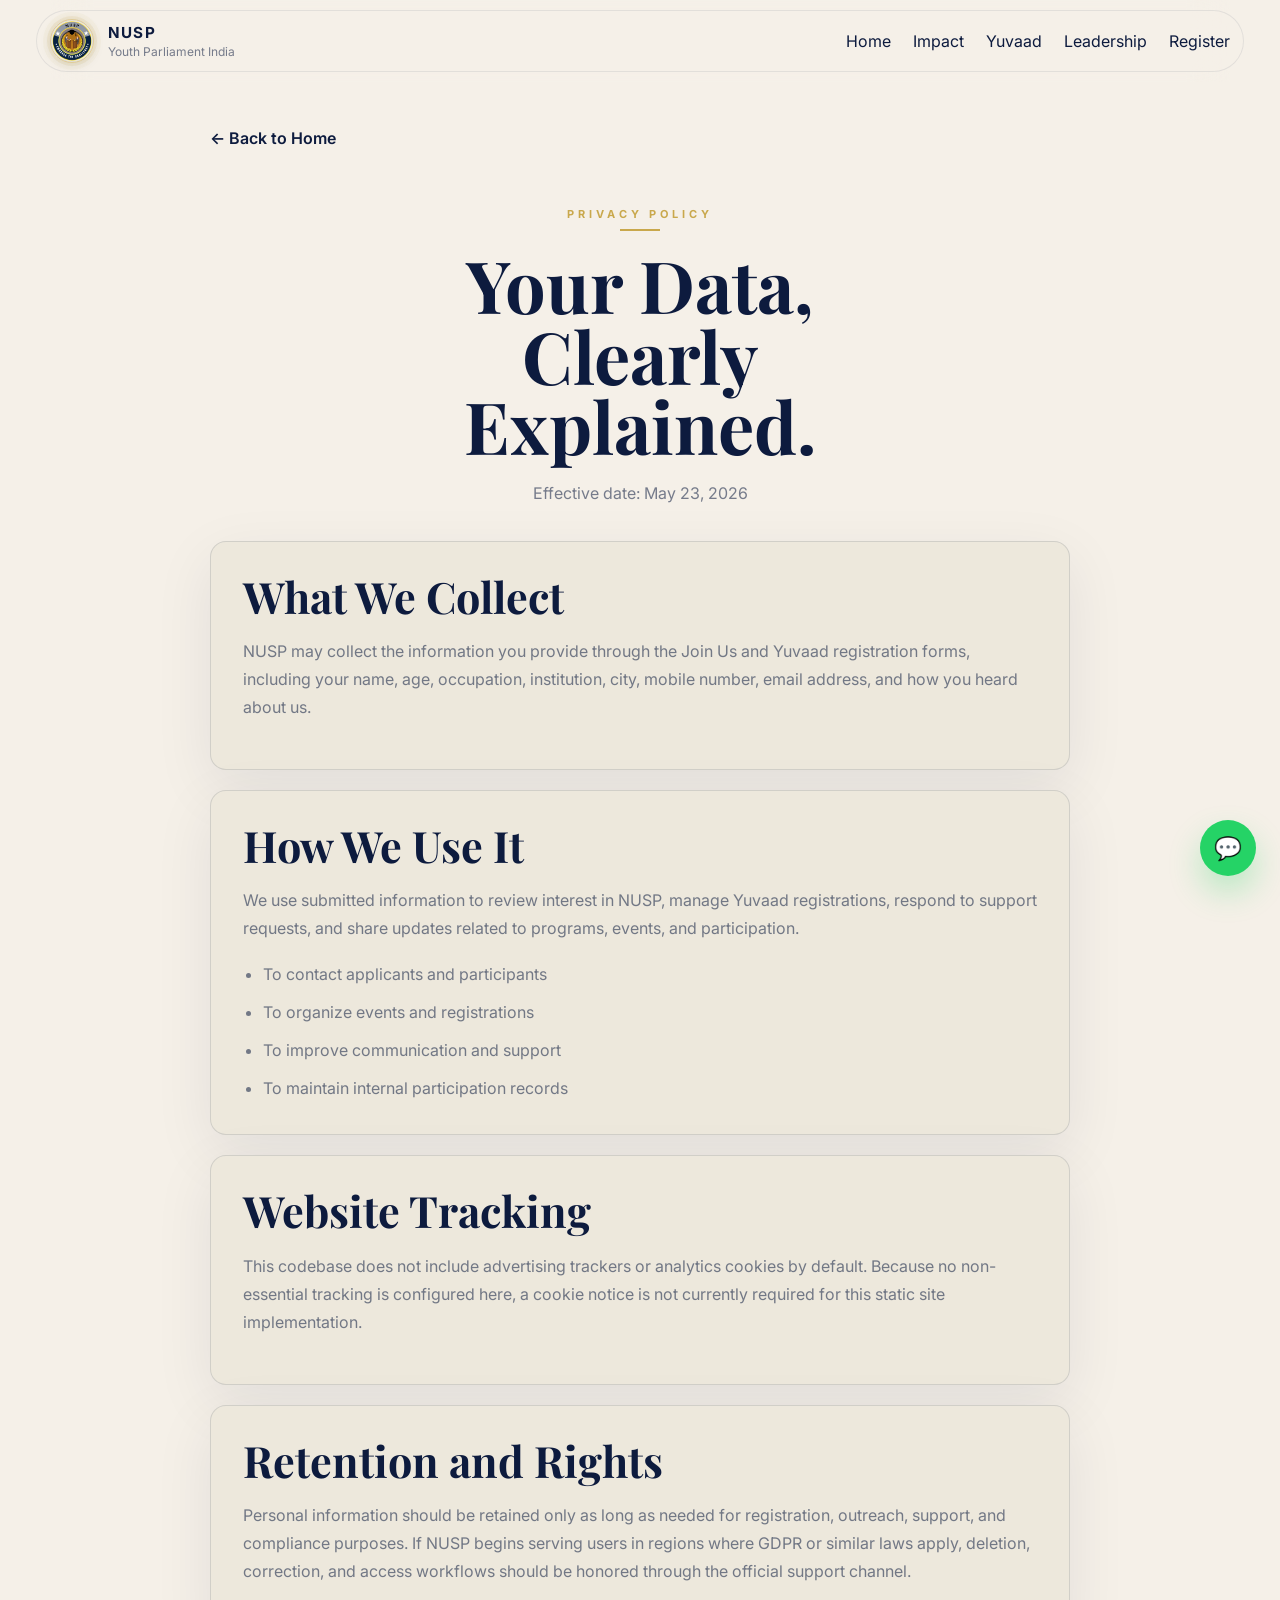
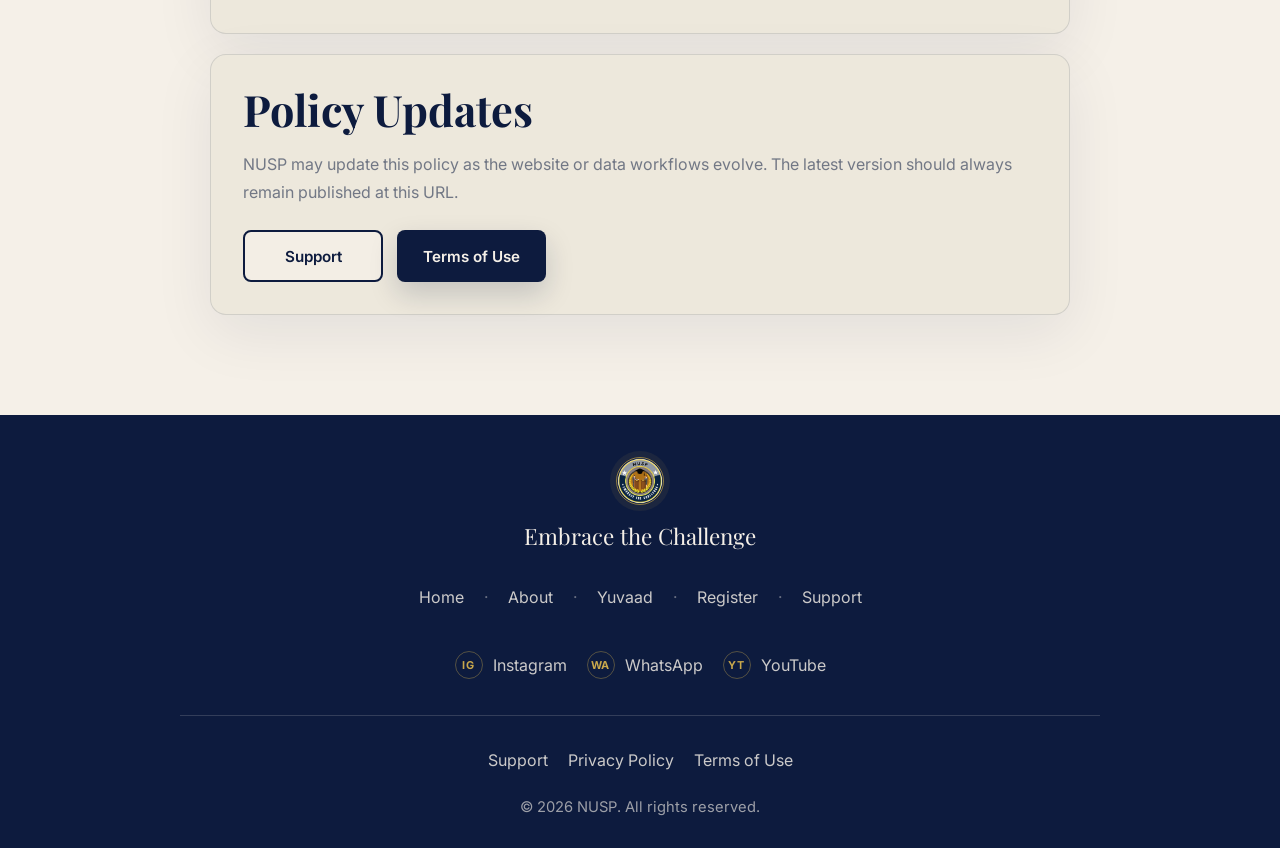
<file: privacy.html>
<!DOCTYPE html>
<html lang="en">
<head>
  <meta charset="UTF-8">
  <meta name="viewport" content="width=device-width, initial-scale=1">
  <title>Privacy Policy | NUSP</title>
  <meta name="description" content="Read the NUSP privacy policy covering how website submissions, communications, and website data are handled.">
  <meta name="robots" content="index, follow">
  <link rel="canonical" href="https://sfnusp.org/privacy.html">
  <meta property="og:title" content="Privacy Policy | NUSP">
  <meta property="og:description" content="Read the NUSP privacy policy covering how website submissions, communications, and website data are handled.">
  <meta property="og:type" content="website">
  <meta property="og:url" content="https://sfnusp.org/privacy.html">
  <meta property="og:image" content="https://sfnusp.org/assets/nusp%20logo.png">
  <meta property="og:image:alt" content="NUSP logo">
  <link rel="icon" type="image/png" href="assets/nusp%20logo.png">
  <link rel="preconnect" href="https://fonts.googleapis.com">
  <link rel="preconnect" href="https://fonts.gstatic.com" crossorigin>
  <link href="https://fonts.googleapis.com/css2?family=Inter:wght@400;500;600;700;800&family=Playfair+Display:ital,wght@0,600;0,700;0,800;1,700;1,800&display=swap" rel="stylesheet">
  <link rel="stylesheet" href="styles.css">
</head>
<body>
  <div class="page-shell">
    <header class="site-header">
      <a class="brand" href="index.html#top" aria-label="NUSP home">
        <span class="brand-mark">
          <img src="assets/nusp%20logo.png" alt="NUSP logo">
        </span>
        <span class="brand-copy">
          <span class="brand-name">NUSP</span>
          <span class="brand-tag">Youth Parliament India</span>
        </span>
      </a>
      <button class="nav-toggle" type="button" aria-expanded="false" aria-controls="site-nav" aria-label="Open navigation">
        <span></span>
        <span></span>
        <span></span>
      </button>
      <nav class="site-nav" id="site-nav" aria-label="Primary navigation">
        <a href="index.html#top">Home</a>
        <a href="index.html#impact">Impact</a>
        <a href="index.html#yuvaad">Yuvaad</a>
        <a href="index.html#leadership">Leadership</a>
        <a href="register.html">Register</a>
      </nav>
    </header>

    <main class="content-page">
      <div class="content-shell section-frame">
        <a class="back-link" href="index.html">← Back to Home</a>

        <section class="join-hero">
          <p class="eyebrow">Privacy Policy</p>
          <h1>Your Data, Clearly Explained.</h1>
          <p>Effective date: May 23, 2026</p>
        </section>

        <section class="content-stack">
          <article class="content-card">
            <h2>What We Collect</h2>
            <p>NUSP may collect the information you provide through the Join Us and Yuvaad registration forms, including your name, age, occupation, institution, city, mobile number, email address, and how you heard about us.</p>
          </article>

          <article class="content-card">
            <h2>How We Use It</h2>
            <p>We use submitted information to review interest in NUSP, manage Yuvaad registrations, respond to support requests, and share updates related to programs, events, and participation.</p>
            <ul>
              <li>To contact applicants and participants</li>
              <li>To organize events and registrations</li>
              <li>To improve communication and support</li>
              <li>To maintain internal participation records</li>
            </ul>
          </article>

          <article class="content-card">
            <h2>Website Tracking</h2>
            <p>This codebase does not include advertising trackers or analytics cookies by default. Because no non-essential tracking is configured here, a cookie notice is not currently required for this static site implementation.</p>
          </article>

          <article class="content-card">
            <h2>Retention and Rights</h2>
            <p>Personal information should be retained only as long as needed for registration, outreach, support, and compliance purposes. If NUSP begins serving users in regions where GDPR or similar laws apply, deletion, correction, and access workflows should be honored through the official support channel.</p>
          </article>

          <article class="content-card">
            <h2>Policy Updates</h2>
            <p>NUSP may update this policy as the website or data workflows evolve. The latest version should always remain published at this URL.</p>
            <div class="link-row">
              <a class="button button-secondary" href="support.html">Support</a>
              <a class="button button-primary" href="terms.html">Terms of Use</a>
            </div>
          </article>
        </section>
      </div>
    </main>

    <footer class="site-footer">
      <div class="footer-mark">
        <span class="footer-logo">
          <img src="assets/nusp%20logo.png" alt="NUSP logo">
        </span>
        <p>Embrace the Challenge</p>
      </div>
      <nav class="footer-links" aria-label="Footer navigation">
        <a href="index.html#top">Home</a>
        <span class="footer-dot" aria-hidden="true">·</span>
        <a href="index.html#impact">About</a>
        <span class="footer-dot" aria-hidden="true">·</span>
        <a href="index.html#yuvaad">Yuvaad</a>
        <span class="footer-dot" aria-hidden="true">·</span>
        <a href="register.html">Register</a>
        <span class="footer-dot" aria-hidden="true">·</span>
        <a href="support.html">Support</a>
      </nav>
      <div class="footer-social">
        <a href="https://www.instagram.com/sf_nusp?utm_source=ig_web_button_share_sheet&amp;igsh=ZDNlZDc0MzIxNw==" aria-label="Follow NUSP on Instagram" target="_blank" rel="noopener noreferrer">
          <span class="social-icon">IG</span>
          <span>Instagram</span>
        </a>
        <a href="https://whatsapp.com/channel/0029VbBBjk7HwXbG065Qnd0e" aria-label="Join the NUSP WhatsApp channel" target="_blank" rel="noopener noreferrer">
          <span class="social-icon">WA</span>
          <span>WhatsApp</span>
        </a>
        <a href="https://www.youtube.com/@sfnusp" aria-label="Watch NUSP on YouTube" target="_blank" rel="noopener noreferrer">
          <span class="social-icon">YT</span>
          <span>YouTube</span>
        </a>
      </div>
      <div class="footer-divider"></div>
      <div class="footer-meta">
        <div class="footer-legal">
          <a href="support.html">Support</a>
          <a href="privacy.html">Privacy Policy</a>
          <a href="terms.html">Terms of Use</a>
        </div>
        <p>© 2026 NUSP. All rights reserved.</p>
      </div>
    </footer>
  </div>
  <script src="app.js"></script>
</body>
</html>
</file>
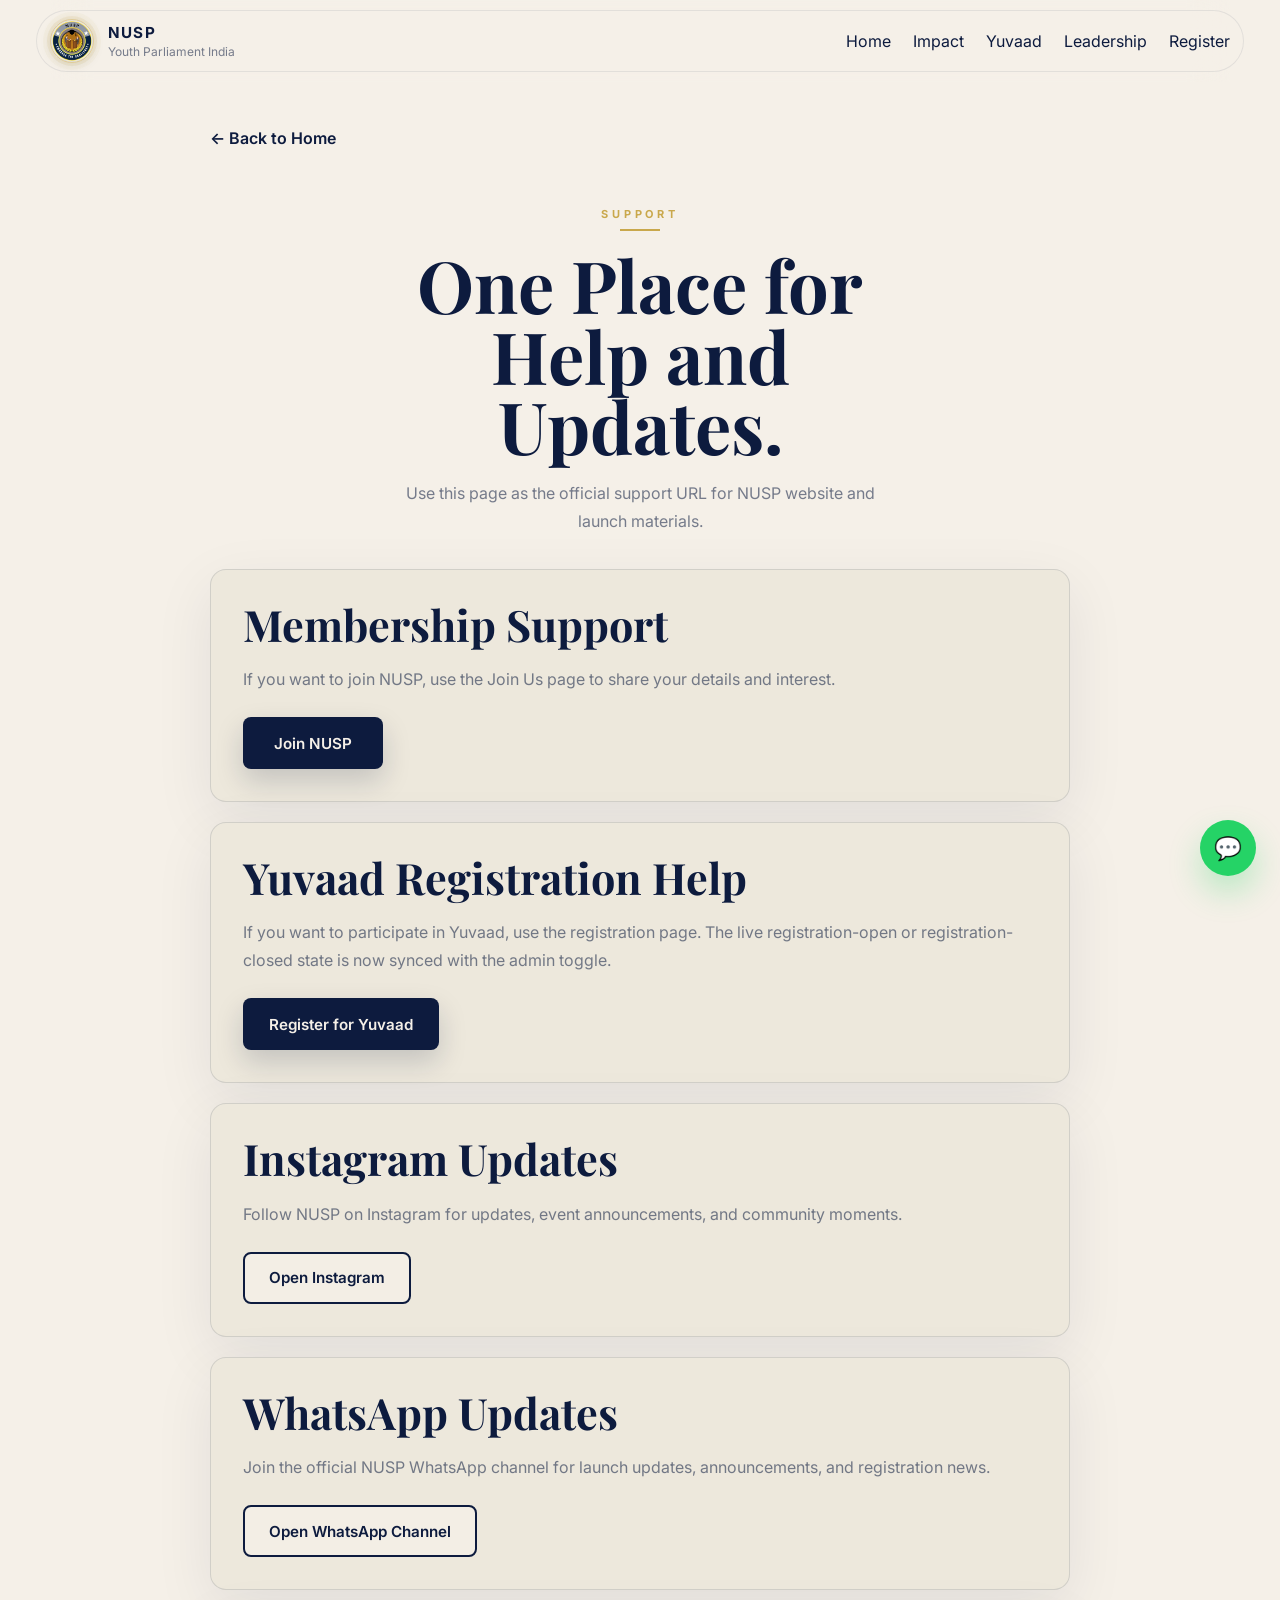
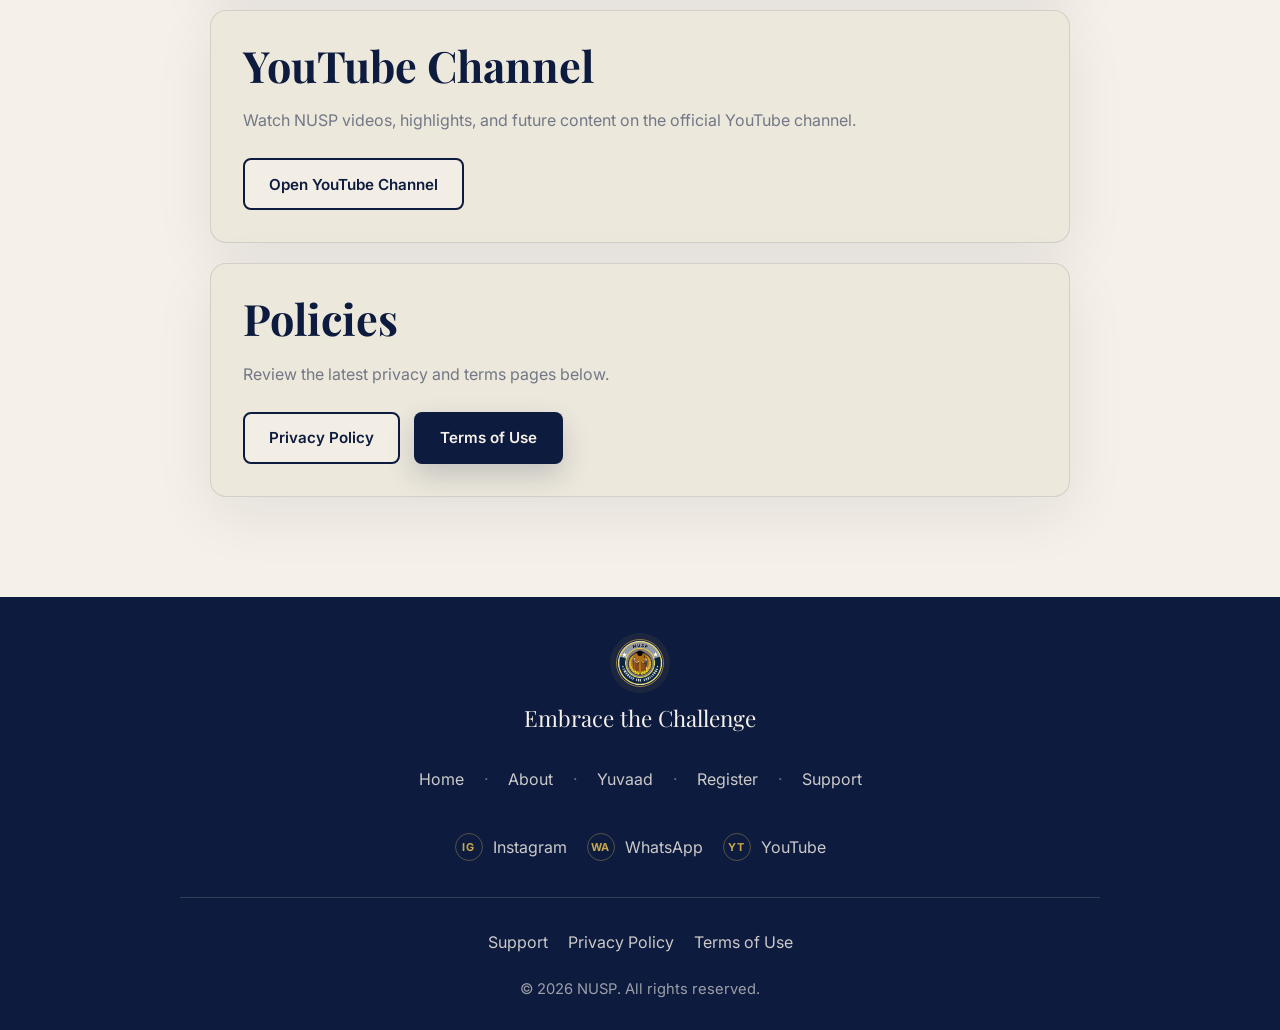
<file: support.html>
<!DOCTYPE html>
<html lang="en">
<head>
  <meta charset="UTF-8">
  <meta name="viewport" content="width=device-width, initial-scale=1">
  <title>Support | NUSP</title>
  <meta name="description" content="Find support resources for NUSP membership, Yuvaad registration guidance, and official policy links.">
  <meta name="robots" content="index, follow">
  <link rel="canonical" href="https://sfnusp.org/support.html">
  <meta property="og:title" content="Support | NUSP">
  <meta property="og:description" content="Find support resources for NUSP membership, Yuvaad registration guidance, and official policy links.">
  <meta property="og:type" content="website">
  <meta property="og:url" content="https://sfnusp.org/support.html">
  <meta property="og:image" content="https://sfnusp.org/assets/nusp%20logo.png">
  <meta property="og:image:alt" content="NUSP logo">
  <link rel="icon" type="image/png" href="assets/nusp%20logo.png">
  <link rel="preconnect" href="https://fonts.googleapis.com">
  <link rel="preconnect" href="https://fonts.gstatic.com" crossorigin>
  <link href="https://fonts.googleapis.com/css2?family=Inter:wght@400;500;600;700;800&family=Playfair+Display:ital,wght@0,600;0,700;0,800;1,700;1,800&display=swap" rel="stylesheet">
  <link rel="stylesheet" href="styles.css">
</head>
<body>
  <div class="page-shell">
    <header class="site-header">
      <a class="brand" href="index.html#top" aria-label="NUSP home">
        <span class="brand-mark">
          <img src="assets/nusp%20logo.png" alt="NUSP logo">
        </span>
        <span class="brand-copy">
          <span class="brand-name">NUSP</span>
          <span class="brand-tag">Youth Parliament India</span>
        </span>
      </a>
      <button class="nav-toggle" type="button" aria-expanded="false" aria-controls="site-nav" aria-label="Open navigation">
        <span></span>
        <span></span>
        <span></span>
      </button>
      <nav class="site-nav" id="site-nav" aria-label="Primary navigation">
        <a href="index.html#top">Home</a>
        <a href="index.html#impact">Impact</a>
        <a href="index.html#yuvaad">Yuvaad</a>
        <a href="index.html#leadership">Leadership</a>
        <a href="register.html">Register</a>
      </nav>
    </header>

    <main class="content-page">
      <div class="content-shell section-frame">
        <a class="back-link" href="index.html">← Back to Home</a>

        <section class="join-hero">
          <p class="eyebrow">Support</p>
          <h1>One Place for Help and Updates.</h1>
          <p>Use this page as the official support URL for NUSP website and launch materials.</p>
        </section>

        <section class="content-stack">
          <article class="content-card">
            <h2>Membership Support</h2>
            <p>If you want to join NUSP, use the Join Us page to share your details and interest.</p>
            <div class="link-row">
              <a class="button button-primary" href="join.html">Join NUSP</a>
            </div>
          </article>

          <article class="content-card">
            <h2>Yuvaad Registration Help</h2>
            <p>If you want to participate in Yuvaad, use the registration page. The live registration-open or registration-closed state is now synced with the admin toggle.</p>
            <div class="link-row">
              <a class="button button-primary" href="register.html">Register for Yuvaad</a>
            </div>
          </article>

          <article class="content-card" id="instagram">
            <h2>Instagram Updates</h2>
            <p>Follow NUSP on Instagram for updates, event announcements, and community moments.</p>
            <div class="link-row">
              <a class="button button-secondary" href="https://www.instagram.com/sf_nusp?utm_source=ig_web_button_share_sheet&amp;igsh=ZDNlZDc0MzIxNw==" target="_blank" rel="noopener noreferrer">Open Instagram</a>
            </div>
          </article>

          <article class="content-card" id="whatsapp">
            <h2>WhatsApp Updates</h2>
            <p>Join the official NUSP WhatsApp channel for launch updates, announcements, and registration news.</p>
            <div class="link-row">
              <a class="button button-secondary" href="https://whatsapp.com/channel/0029VbBBjk7HwXbG065Qnd0e" target="_blank" rel="noopener noreferrer">Open WhatsApp Channel</a>
            </div>
          </article>

          <article class="content-card" id="youtube">
            <h2>YouTube Channel</h2>
            <p>Watch NUSP videos, highlights, and future content on the official YouTube channel.</p>
            <div class="link-row">
              <a class="button button-secondary" href="https://www.youtube.com/@sfnusp" target="_blank" rel="noopener noreferrer">Open YouTube Channel</a>
            </div>
          </article>

          <article class="content-card">
            <h2>Policies</h2>
            <p>Review the latest privacy and terms pages below.</p>
            <div class="link-row">
              <a class="button button-secondary" href="privacy.html">Privacy Policy</a>
              <a class="button button-primary" href="terms.html">Terms of Use</a>
            </div>
          </article>
        </section>
      </div>
    </main>

    <footer class="site-footer">
      <div class="footer-mark">
        <span class="footer-logo">
          <img src="assets/nusp%20logo.png" alt="NUSP logo">
        </span>
        <p>Embrace the Challenge</p>
      </div>
      <nav class="footer-links" aria-label="Footer navigation">
        <a href="index.html#top">Home</a>
        <span class="footer-dot" aria-hidden="true">·</span>
        <a href="index.html#impact">About</a>
        <span class="footer-dot" aria-hidden="true">·</span>
        <a href="index.html#yuvaad">Yuvaad</a>
        <span class="footer-dot" aria-hidden="true">·</span>
        <a href="register.html">Register</a>
        <span class="footer-dot" aria-hidden="true">·</span>
        <a href="support.html">Support</a>
      </nav>
      <div class="footer-social">
        <a href="https://www.instagram.com/sf_nusp?utm_source=ig_web_button_share_sheet&amp;igsh=ZDNlZDc0MzIxNw==" aria-label="Follow NUSP on Instagram" target="_blank" rel="noopener noreferrer">
          <span class="social-icon">IG</span>
          <span>Instagram</span>
        </a>
        <a href="https://whatsapp.com/channel/0029VbBBjk7HwXbG065Qnd0e" aria-label="Join the NUSP WhatsApp channel" target="_blank" rel="noopener noreferrer">
          <span class="social-icon">WA</span>
          <span>WhatsApp</span>
        </a>
        <a href="https://www.youtube.com/@sfnusp" aria-label="Watch NUSP on YouTube" target="_blank" rel="noopener noreferrer">
          <span class="social-icon">YT</span>
          <span>YouTube</span>
        </a>
      </div>
      <div class="footer-divider"></div>
      <div class="footer-meta">
        <div class="footer-legal">
          <a href="support.html">Support</a>
          <a href="privacy.html">Privacy Policy</a>
          <a href="terms.html">Terms of Use</a>
        </div>
        <p>© 2026 NUSP. All rights reserved.</p>
      </div>
    </footer>
  </div>
  <script src="app.js"></script>
</body>
</html>
</file>
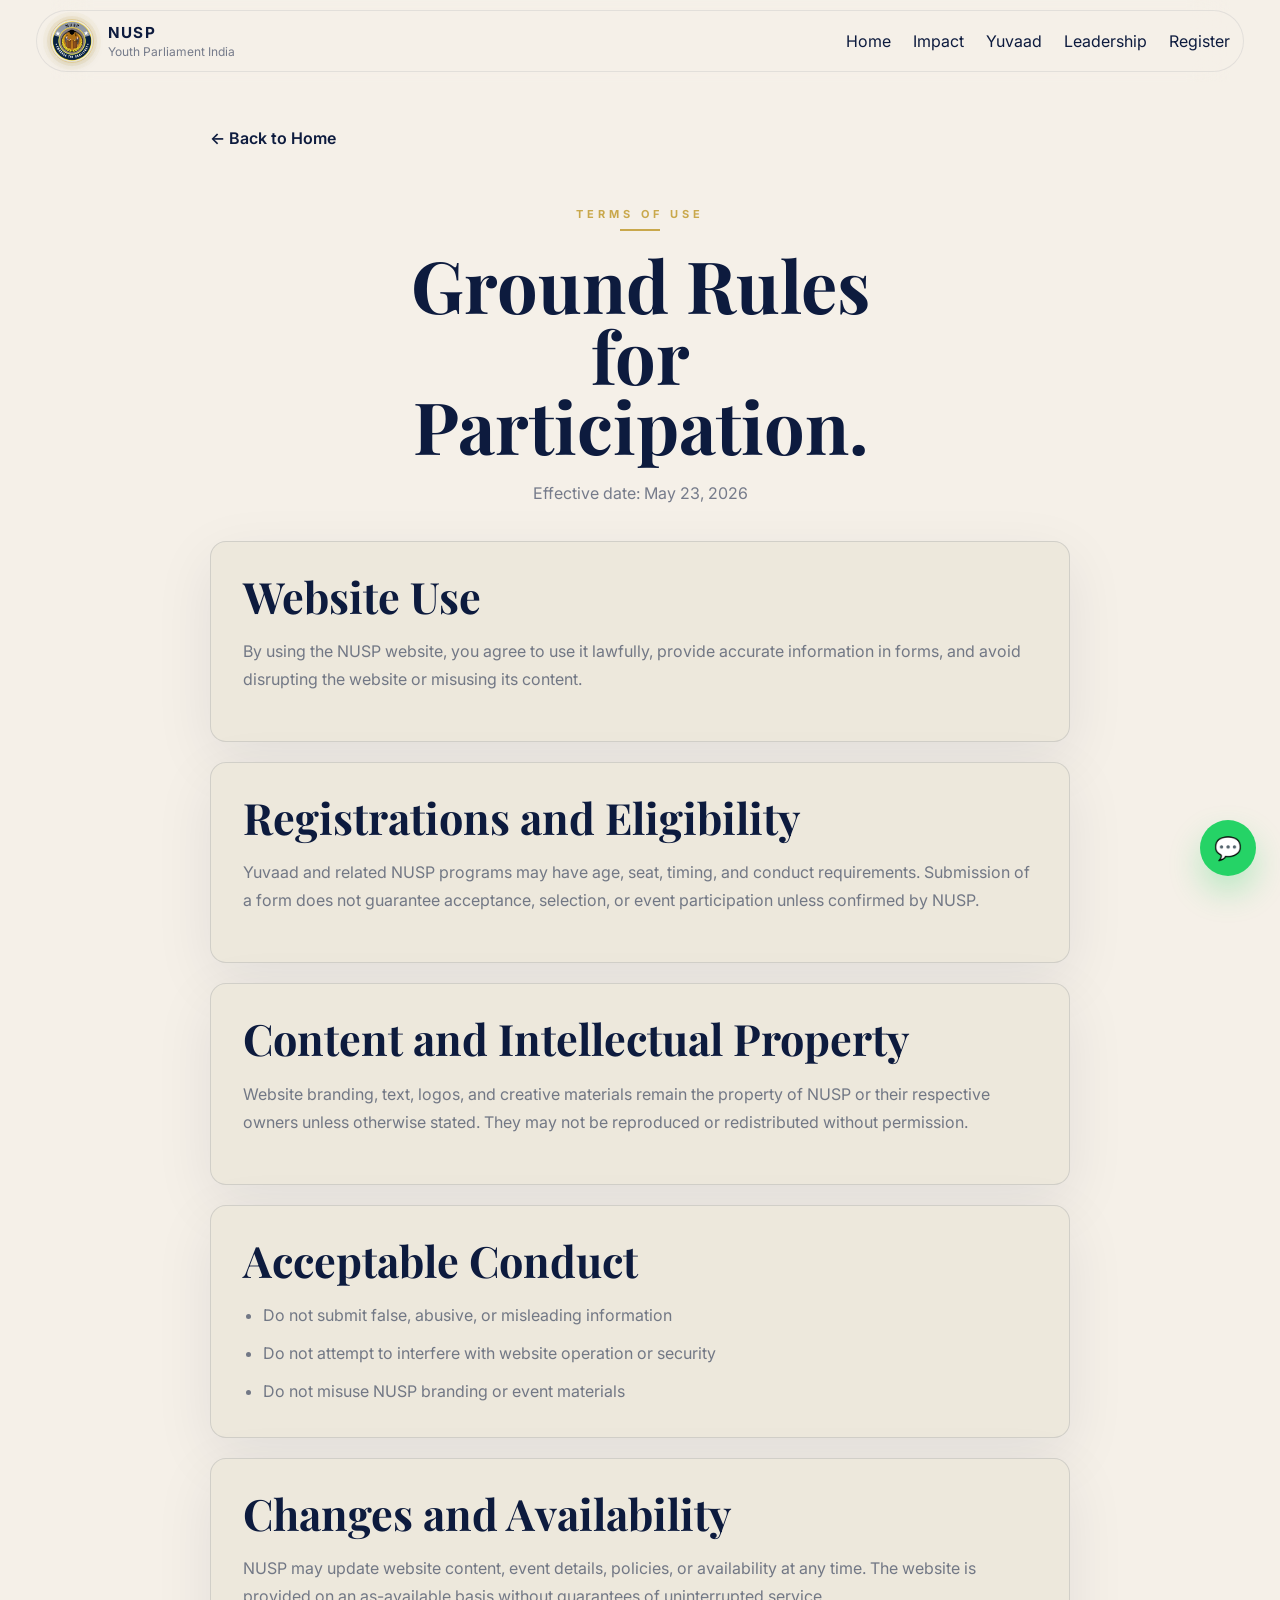
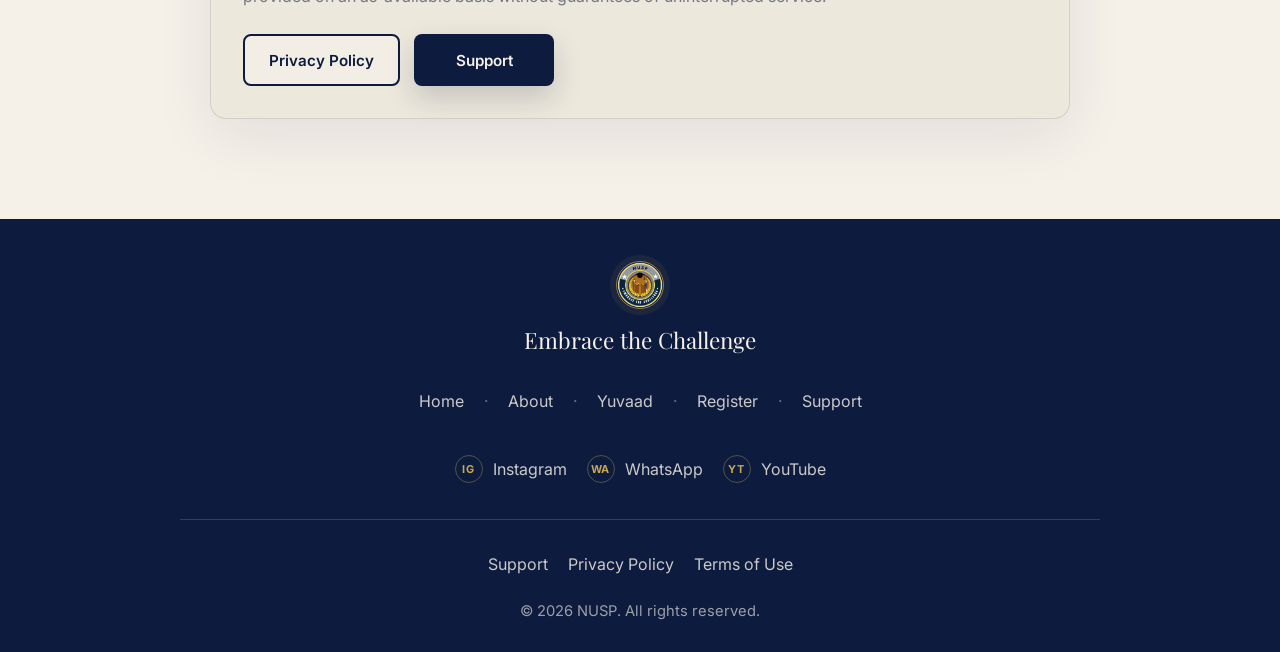
<file: terms.html>
<!DOCTYPE html>
<html lang="en">
<head>
  <meta charset="UTF-8">
  <meta name="viewport" content="width=device-width, initial-scale=1">
  <title>Terms of Use | NUSP</title>
  <meta name="description" content="Read the NUSP terms of use for website access, participation, registrations, and acceptable conduct.">
  <meta name="robots" content="index, follow">
  <link rel="canonical" href="https://sfnusp.org/terms.html">
  <meta property="og:title" content="Terms of Use | NUSP">
  <meta property="og:description" content="Read the NUSP terms of use for website access, participation, registrations, and acceptable conduct.">
  <meta property="og:type" content="website">
  <meta property="og:url" content="https://sfnusp.org/terms.html">
  <meta property="og:image" content="https://sfnusp.org/assets/nusp%20logo.png">
  <meta property="og:image:alt" content="NUSP logo">
  <link rel="icon" type="image/png" href="assets/nusp%20logo.png">
  <link rel="preconnect" href="https://fonts.googleapis.com">
  <link rel="preconnect" href="https://fonts.gstatic.com" crossorigin>
  <link href="https://fonts.googleapis.com/css2?family=Inter:wght@400;500;600;700;800&family=Playfair+Display:ital,wght@0,600;0,700;0,800;1,700;1,800&display=swap" rel="stylesheet">
  <link rel="stylesheet" href="styles.css">
</head>
<body>
  <div class="page-shell">
    <header class="site-header">
      <a class="brand" href="index.html#top" aria-label="NUSP home">
        <span class="brand-mark">
          <img src="assets/nusp%20logo.png" alt="NUSP logo">
        </span>
        <span class="brand-copy">
          <span class="brand-name">NUSP</span>
          <span class="brand-tag">Youth Parliament India</span>
        </span>
      </a>
      <button class="nav-toggle" type="button" aria-expanded="false" aria-controls="site-nav" aria-label="Open navigation">
        <span></span>
        <span></span>
        <span></span>
      </button>
      <nav class="site-nav" id="site-nav" aria-label="Primary navigation">
        <a href="index.html#top">Home</a>
        <a href="index.html#impact">Impact</a>
        <a href="index.html#yuvaad">Yuvaad</a>
        <a href="index.html#leadership">Leadership</a>
        <a href="register.html">Register</a>
      </nav>
    </header>

    <main class="content-page">
      <div class="content-shell section-frame">
        <a class="back-link" href="index.html">← Back to Home</a>

        <section class="join-hero">
          <p class="eyebrow">Terms of Use</p>
          <h1>Ground Rules for Participation.</h1>
          <p>Effective date: May 23, 2026</p>
        </section>

        <section class="content-stack">
          <article class="content-card">
            <h2>Website Use</h2>
            <p>By using the NUSP website, you agree to use it lawfully, provide accurate information in forms, and avoid disrupting the website or misusing its content.</p>
          </article>

          <article class="content-card">
            <h2>Registrations and Eligibility</h2>
            <p>Yuvaad and related NUSP programs may have age, seat, timing, and conduct requirements. Submission of a form does not guarantee acceptance, selection, or event participation unless confirmed by NUSP.</p>
          </article>

          <article class="content-card">
            <h2>Content and Intellectual Property</h2>
            <p>Website branding, text, logos, and creative materials remain the property of NUSP or their respective owners unless otherwise stated. They may not be reproduced or redistributed without permission.</p>
          </article>

          <article class="content-card">
            <h2>Acceptable Conduct</h2>
            <ul>
              <li>Do not submit false, abusive, or misleading information</li>
              <li>Do not attempt to interfere with website operation or security</li>
              <li>Do not misuse NUSP branding or event materials</li>
            </ul>
          </article>

          <article class="content-card">
            <h2>Changes and Availability</h2>
            <p>NUSP may update website content, event details, policies, or availability at any time. The website is provided on an as-available basis without guarantees of uninterrupted service.</p>
            <div class="link-row">
              <a class="button button-secondary" href="privacy.html">Privacy Policy</a>
              <a class="button button-primary" href="support.html">Support</a>
            </div>
          </article>
        </section>
      </div>
    </main>

    <footer class="site-footer">
      <div class="footer-mark">
        <span class="footer-logo">
          <img src="assets/nusp%20logo.png" alt="NUSP logo">
        </span>
        <p>Embrace the Challenge</p>
      </div>
      <nav class="footer-links" aria-label="Footer navigation">
        <a href="index.html#top">Home</a>
        <span class="footer-dot" aria-hidden="true">·</span>
        <a href="index.html#impact">About</a>
        <span class="footer-dot" aria-hidden="true">·</span>
        <a href="index.html#yuvaad">Yuvaad</a>
        <span class="footer-dot" aria-hidden="true">·</span>
        <a href="register.html">Register</a>
        <span class="footer-dot" aria-hidden="true">·</span>
        <a href="support.html">Support</a>
      </nav>
      <div class="footer-social">
        <a href="https://www.instagram.com/sf_nusp?utm_source=ig_web_button_share_sheet&amp;igsh=ZDNlZDc0MzIxNw==" aria-label="Follow NUSP on Instagram" target="_blank" rel="noopener noreferrer">
          <span class="social-icon">IG</span>
          <span>Instagram</span>
        </a>
        <a href="https://whatsapp.com/channel/0029VbBBjk7HwXbG065Qnd0e" aria-label="Join the NUSP WhatsApp channel" target="_blank" rel="noopener noreferrer">
          <span class="social-icon">WA</span>
          <span>WhatsApp</span>
        </a>
        <a href="https://www.youtube.com/@sfnusp" aria-label="Watch NUSP on YouTube" target="_blank" rel="noopener noreferrer">
          <span class="social-icon">YT</span>
          <span>YouTube</span>
        </a>
      </div>
      <div class="footer-divider"></div>
      <div class="footer-meta">
        <div class="footer-legal">
          <a href="support.html">Support</a>
          <a href="privacy.html">Privacy Policy</a>
          <a href="terms.html">Terms of Use</a>
        </div>
        <p>© 2026 NUSP. All rights reserved.</p>
      </div>
    </footer>
  </div>
  <script src="app.js"></script>
</body>
</html>
</file>
<file: styles.css>
:root {
  --bg: #f5f0e8;
  --surface: #ede8dc;
  --text: #0d1b3e;
  --muted: rgba(13, 27, 62, 0.55);
  --accent: #c9a84c;
  --border: rgba(13, 27, 62, 0.1);
  --shadow-soft: 0 18px 60px rgba(13, 27, 62, 0.08);
  --shadow-gold: 0 0 0 1px rgba(201, 168, 76, 0.12), 0 20px 50px rgba(201, 168, 76, 0.16);
  --radius: 8px;
  --radius-lg: 16px;
  --content-width: 1180px;
  --nav-height: 82px;
}

*,
*::before,
*::after {
  box-sizing: border-box;
}

html {
  scroll-behavior: smooth;
}

body {
  margin: 0;
  min-width: 320px;
  background: var(--bg);
  color: var(--text);
  font-family: "Inter", sans-serif;
  opacity: 0;
  transition: opacity 0.5s ease;
}

body.is-loaded {
  opacity: 1;
}

body.dark-mode {
  background-color: #060d1e !important;
  color: #ffffff !important;
}

body.dark-mode .navbar-container {
  background: rgba(6, 13, 30, 0.95) !important;
  border-bottom: 1px solid rgba(201, 168, 76, 0.15) !important;
}

body.dark-mode section {
  background-color: #060d1e !important;
}

body.dark-mode .stat-card,
body.dark-mode .info-card,
body.dark-mode .how-card,
body.dark-mode .yuvaad-card-item {
  background: #112347 !important;
  color: #ffffff !important;
  border-color: rgba(201, 168, 76, 0.2) !important;
}

body.dark-mode p,
body.dark-mode h1,
body.dark-mode h2,
body.dark-mode h3 {
  color: #ffffff !important;
}

body.dark-mode .secondary-text {
  color: rgba(255, 255, 255, 0.6) !important;
}

#back-to-top:hover {
  background: rgba(255, 255, 255, 0.38);
  color: #0D1B3E;
  border-color: rgba(201, 168, 76, 0.5);
  transform: translateY(-3px);
  box-shadow: 0 12px 30px rgba(13, 27, 62, 0.18), 0 0 24px rgba(201, 168, 76, 0.22), inset 0 1px 0 rgba(255, 255, 255, 0.55);
}

img {
  display: block;
  max-width: 100%;
}

a {
  color: inherit;
  text-decoration: none;
}

button,
a {
  -webkit-tap-highlight-color: transparent;
}

.page-shell {
  position: relative;
  overflow: clip;
}

.section-frame,
.site-header,
.site-footer {
  width: min(calc(100% - 32px), var(--content-width));
  margin: 0 auto;
}

main {
  display: flow-root;
  position: relative;
}

.site-header {
  position: sticky;
  top: 0;
  z-index: 30;
  display: flex;
  align-items: center;
  justify-content: space-between;
  gap: 16px;
  min-height: var(--nav-height);
  padding: 18px 0;
  backdrop-filter: blur(18px);
  transition: border-color 0.25s ease, backdrop-filter 0.25s ease;
}

.site-header::before {
  content: "";
  position: absolute;
  inset: 10px -14px;
  border: 1px solid rgba(13, 27, 62, 0.08);
  border-radius: 999px;
  background: rgba(245, 240, 232, 0.76);
  z-index: -1;
  transition: background 0.25s ease, border-color 0.25s ease;
}

.site-header.is-scrolled {
  border-bottom: 1px solid rgba(201, 168, 76, 0.3);
  backdrop-filter: blur(12px);
}

.site-header.is-scrolled::before {
  background: rgba(245, 240, 232, 0.97);
  border-color: rgba(201, 168, 76, 0.22);
}

.brand {
  display: inline-flex;
  align-items: center;
  gap: 14px;
  min-height: 44px;
}

/* Shared base for logo circles */
.brand-mark,
.footer-logo {
  display: inline-flex;
  align-items: center;
  justify-content: center;
  border-radius: 50%;
  flex-shrink: 0;
}

/* Footer logo clips image neatly inside circle */
.footer-logo {
  overflow: hidden;
}

/* Nav brand-mark: overflow VISIBLE so the gold ring glow
   can bleed outside the circle without being self-clipped */
.brand-mark {
  overflow: visible;
  width: 44px;
  height: 44px;
  border: 1.5px solid rgba(201, 168, 76, 0.52);
  box-shadow:
    0 0 0 3px rgba(201, 168, 76, 0.13),
    0 0 0 7px rgba(201, 168, 76, 0.05),
    0 2px 12px rgba(13, 27, 62, 0.10);
}

/* Image stays circular via its own border-radius — no parent clip needed */
.brand-mark img {
  width: 100%;
  height: 100%;
  object-fit: cover;
  display: block;
  border-radius: 50%;
  /* Subtle inner shadow to make logo pop against white pill */
  box-shadow: inset 0 0 0 1px rgba(13, 27, 62, 0.08);
}

.brand-copy {
  display: flex;
  flex-direction: column;
  gap: 2px;
}

.brand-name {
  font-size: 0.95rem;
  font-weight: 700;
  letter-spacing: 0.08em;
  text-transform: uppercase;
}

.brand-tag {
  font-size: 0.75rem;
  color: var(--muted);
}

.site-nav {
  display: flex;
  align-items: center;
  gap: 22px;
}

.site-nav a,
.footer-links a,
.footer-social a,
.footer-legal a {
  position: relative;
  min-height: 44px;
  display: inline-flex;
  align-items: center;
  color: var(--text);
  transition: color 0.25s ease;
}

.site-nav a::after,
.footer-links a::after,
.footer-social a::after,
.footer-legal a::after {
  content: "";
  position: absolute;
  left: 0;
  bottom: 10px;
  width: 100%;
  height: 1px;
  background: var(--accent);
  transform: scaleX(0);
  transform-origin: left;
  transition: transform 0.25s ease;
}

.site-nav a:hover,
.site-nav a:focus-visible,
.footer-links a:hover,
.footer-links a:focus-visible,
.footer-social a:hover,
.footer-social a:focus-visible,
.footer-legal a:hover,
.footer-legal a:focus-visible {
  color: var(--accent);
}

.site-nav a:hover::after,
.site-nav a:focus-visible::after,
.footer-links a:hover::after,
.footer-links a:focus-visible::after,
.footer-social a:hover::after,
.footer-social a:focus-visible::after,
.footer-legal a:hover::after,
.footer-legal a:focus-visible::after {
  transform: scaleX(1);
}

.nav-toggle {
  display: none;
  width: 48px;
  height: 48px;
  padding: 0;
  border: 1px solid rgba(13, 27, 62, 0.14);
  border-radius: 50%;
  background: rgba(237, 232, 220, 0.92);
  color: var(--text);
  align-items: center;
  justify-content: center;
  flex-direction: column;
  gap: 5px;
  cursor: pointer;
}

.nav-toggle span {
  width: 18px;
  height: 1.5px;
  border-radius: 999px;
  background: currentColor;
  transition: transform 0.25s ease, opacity 0.25s ease;
}

.hero {
  position: relative;
  min-height: 100vh;
  display: grid;
  align-items: center;
  padding: 132px 0 72px;
  isolation: isolate;
}

.hero-grid {
  position: absolute;
  inset: 0;
  background-image:
    radial-gradient(circle at 1px 1px, rgba(13, 27, 62, 0.085) 1px, transparent 0);
  background-size: 24px 24px;
  opacity: 0.28;
  z-index: -3;
}

.hero::before,
.impact-yuvaad::before,
.leadership::before {
  content: "";
  position: absolute;
  inset: auto;
  width: 440px;
  height: 440px;
  border-radius: 50%;
  background: radial-gradient(circle, rgba(201, 168, 76, 0.22), rgba(201, 168, 76, 0) 70%);
  filter: blur(16px);
  pointer-events: none;
  z-index: -2;
}

.hero::before {
  right: -160px;
  top: 10%;
}

.hero-logo-ghost {
  position: absolute;
  top: 50%;
  left: 50%;
  width: 560px;
  height: 560px;
  transform: translate(-50%, -50%);
  filter: grayscale(0.1) blur(3px);
  opacity: 0.11;
  mix-blend-mode: multiply;
  z-index: 0;
  pointer-events: none;
}

.hero-logo-ghost img {
  width: 100%;
  height: 100%;
  object-fit: contain;
}

.hero-content {
  position: relative;
  z-index: 1;
  max-width: 840px;
  margin: 0 auto;
  text-align: center;
}

.eyebrow {
  margin: 0 0 18px;
  color: var(--accent);
  display: inline-flex;
  flex-direction: column;
  align-items: center;
  font-size: 0.688rem;
  font-weight: 700;
  letter-spacing: 0.36em;
  text-transform: uppercase;
}

.eyebrow::after {
  content: "";
  width: 40px;
  height: 2px;
  background: #c9a84c;
  margin: 8px auto 0;
}

.hero h1,
.section-heading h2 {
  margin: 0;
  font-family: "Playfair Display", serif;
  font-weight: 800;
  font-style: italic;
  line-height: 1;
}

.hero h1 {
  font-size: clamp(2.625rem, 9vw, 4.5rem);
  text-wrap: balance;
}

.hero-copy,
.section-copy,
.moments-copy p:last-child,
.leadership-copy p,
.info-card p {
  margin: 0;
  color: var(--muted);
  line-height: 1.75;
  font-size: 0.95rem;
}

.hero-copy {
  max-width: 620px;
  margin: 22px auto 0;
}

.hero-actions {
  position: relative;
  z-index: 1;
  display: flex;
  justify-content: center;
  gap: 14px;
  margin-top: 34px;
  flex-wrap: wrap;
}

.button {
  min-width: 140px;
  min-height: 52px;
  padding: 0 24px;
  border-radius: 8px;
  border: 2px solid transparent;
  display: inline-flex;
  align-items: center;
  justify-content: center;
  gap: 8px;
  font-size: 0.95rem;
  font-weight: 600;
  transition: transform 0.25s ease, box-shadow 0.25s ease, background 0.25s ease, color 0.25s ease, border-color 0.25s ease;
}

.button:hover,
.button:focus-visible {
  transform: translateY(-2px);
}

.button-primary {
  background: var(--text);
  color: var(--bg);
  box-shadow: 0 12px 28px rgba(13, 27, 62, 0.18);
}

.button-primary:hover,
.button-primary:focus-visible {
  box-shadow: 0 16px 34px rgba(13, 27, 62, 0.18), 0 0 24px rgba(201, 168, 76, 0.25);
}

.button-secondary {
  background: rgba(245, 240, 232, 0.78);
  color: var(--text);
  border-color: var(--text);
}

.button-secondary:hover,
.button-secondary:focus-visible {
  background: var(--text);
  color: var(--bg);
}

.button-large {
  min-width: 218px;
}

.button--bubble__container {
  position: relative;
  display: inline-flex;
  isolation: isolate;
}

.button--bubble__container .button {
  width: 100%;
}

.button--bubble {
  position: relative;
  z-index: 2;
}

.button--bubble__effect-container {
  position: absolute;
  top: -150%;
  left: -50%;
  width: 200%;
  height: 400%;
  filter: url("#goo-button-filter");
  pointer-events: none;
  opacity: 0;
  transform: scale(0.98);
  transition: opacity 0.12s ease-out, transform 0.12s ease-out;
}

.button--bubble__container.is-animating .button--bubble__effect-container {
  opacity: 1;
  transform: scale(1);
}

.button--bubble__circle {
  position: absolute;
  width: 24px;
  height: 24px;
  border-radius: 50%;
  background: var(--accent);
  opacity: 0;
  transform: translate(0, 0) scale(0.7);
}

.button--bubble__circle.top-left {
  top: 40%;
  left: 27%;
}

.button--bubble__circle.bottom-right {
  right: 27%;
  bottom: 40%;
}

.button--bubble__container.is-animating .button--bubble__circle.top-left-1 {
  animation: bubble-top-left-1 0.95s ease-out forwards;
}

.button--bubble__container.is-animating .button--bubble__circle.top-left-2 {
  animation: bubble-top-left-2 0.95s ease-out forwards;
}

.button--bubble__container.is-animating .button--bubble__circle.top-left-3 {
  animation: bubble-top-left-3 0.95s ease-out forwards;
}

.button--bubble__container.is-animating .button--bubble__circle.bottom-right-1 {
  animation: bubble-bottom-right-1 0.9s ease-out forwards;
}

.button--bubble__container.is-animating .button--bubble__circle.bottom-right-2 {
  animation: bubble-bottom-right-2 0.9s ease-out forwards;
}

.button--bubble__container.is-animating .button--bubble__circle.bottom-right-3 {
  animation: bubble-bottom-right-3 0.9s ease-out forwards;
}

.goo {
  position: absolute;
  width: 1px;
  height: 1px;
  overflow: hidden;
  visibility: hidden;
  pointer-events: none;
}

.impact-yuvaad,
.moments,
.leadership {
  position: relative;
  padding: 96px 0;
}

.impact-gavel-watermark {
  position: absolute;
  left: -212px;
  top: -228px;
  width: 717px;
  height: 493px;
  pointer-events: none;
  z-index: 0;
}

.impact-gavel-watermark img {
  width: 100%;
  height: 100%;
  object-fit: contain;
  object-position: left center;
  filter: grayscale(1) contrast(1.08);
  opacity: 0.12;
  transform: scaleX(-1);
}

.impact-yuvaad>.section-heading,
.impact-yuvaad>.section-copy {
  position: relative;
  z-index: 2;
}

.section-heading {
  text-align: center;
  max-width: 760px;
  margin: 0 auto;
}

.section-heading h2 {
  font-size: clamp(2.25rem, 5vw, 3.85rem);
  font-style: normal;
}

.section-heading-left {
  text-align: left;
  margin: 0;
}

.stats-grid {
  display: grid;
  grid-template-columns: repeat(4, minmax(0, 1fr));
  gap: 20px;
  margin-top: 40px;
}

.stat-card,
.info-card,
.leader-card {
  border: 1px solid var(--border);
  background: var(--surface);
}

.stat-card {
  min-height: 168px;
  border-radius: 18px;
  padding: 28px 24px;
  display: grid;
  place-items: center;
  text-align: center;
  box-shadow: var(--shadow-soft);
  transition: transform 0.25s ease, box-shadow 0.25s ease;
}

.stat-card:hover,
.stat-card:focus-within {
  transform: translateY(-4px);
  box-shadow: 0 8px 24px rgba(13, 27, 62, 0.12);
}

.stat-card strong {
  display: block;
  color: var(--accent);
  font-size: clamp(2rem, 4vw, 2.8rem);
  font-weight: 800;
  line-height: 1;
}

.stat-card span {
  margin-top: 12px;
  font-size: 1rem;
  font-weight: 600;
  color: var(--text);
}

.section-copy {
  max-width: 620px;
  margin: 24px auto 0;
  text-align: center;
}

.yuvaad-block {
  margin-top: 92px;
  display: grid;
  gap: 32px;
}

.info-grid {
  display: grid;
  grid-template-columns: repeat(3, minmax(0, 1fr));
  gap: 20px;
}

.info-card {
  min-height: 220px;
  padding: 30px 26px 28px;
  border-radius: 18px;
  border-left: 4px solid var(--accent);
  box-shadow: var(--shadow-soft);
}

.info-card h3,
.leader-card h3 {
  margin: 0;
  font-family: "Playfair Display", serif;
  font-size: 1.65rem;
  color: var(--text);
}

.info-card p {
  margin-top: 14px;
}

.center-action {
  display: flex;
  justify-content: center;
}

.moments {
  padding-top: 36px;
}

.moments-strip {
  position: relative;
  overflow: hidden;
  width: 100vw;
  margin-left: calc(50% - 50vw);
  padding: 20px 0;
}

.moments-strip::before,
.moments-strip::after {
  content: "";
  position: absolute;
  top: 0;
  width: 80px;
  height: 100%;
  pointer-events: none;
  z-index: 2;
}

.moments-strip::before {
  left: 0;
  background: linear-gradient(to right, #f5f0e8, transparent);
}

.moments-strip::after {
  right: 0;
  background: linear-gradient(to left, #f5f0e8, transparent);
}

.moments-track {
  display: flex;
  gap: 20px;
  width: max-content;
  animation: scroll-strip 30s linear infinite;
}

.moments-strip:hover .moments-track {
  animation-play-state: paused;
}

.photo-box {
  width: 280px;
  aspect-ratio: 4 / 3;
  border-radius: 12px;
  border: 1px solid rgba(13, 27, 62, 0.12);
  background:
    linear-gradient(145deg, rgba(237, 232, 220, 0.9), rgba(245, 240, 232, 0.82));
  display: block;
  overflow: hidden;
  cursor: pointer;
  flex: 0 0 auto;
  transition: transform 0.3s cubic-bezier(0.4, 0, 0.2, 1), box-shadow 0.3s cubic-bezier(0.4, 0, 0.2, 1), border-color 0.3s cubic-bezier(0.4, 0, 0.2, 1);
}

.photo-box:hover {
  transform: translateY(-4px);
  border-color: var(--accent);
  box-shadow: 0 12px 30px rgba(201, 168, 76, 0.25);
}

.photo-box img {
  width: 100%;
  height: 100%;
  object-fit: cover;
  border-radius: inherit;
  display: block;
  transition: transform 0.5s cubic-bezier(0.4, 0, 0.2, 1);
}

.photo-box:hover img {
  transform: scale(1.06);
}

.moments-copy {
  max-width: 600px;
  margin: 34px auto 0;
  text-align: center;
}

.leadership::before {
  left: -180px;
  bottom: 0;
}

.leaders-grid {
  display: grid;
  grid-template-columns: repeat(2, minmax(0, 1fr));
  gap: 28px;
  margin-top: 42px;
}

.leader-card {
  padding: 22px;
  border-radius: 24px;
  box-shadow: 0 8px 32px rgba(201, 168, 76, 0.15);
  transition: box-shadow 0.3s ease, transform 0.3s ease;
}

.leader-card:hover,
.leader-card:focus-within {
  box-shadow: 0 12px 40px rgba(201, 168, 76, 0.28);
}

.leader-photo {
  width: min(100%, 280px);
  height: 380px;
  margin: 0 auto;
  border-radius: 16px;
  border: 1.5px dashed rgba(13, 27, 62, 0.45);
  background:
    linear-gradient(180deg, rgba(237, 232, 220, 0.96), rgba(245, 240, 232, 0.98)),
    radial-gradient(circle at top, rgba(201, 168, 76, 0.18), transparent 45%);
  display: flex;
  flex-direction: column;
  align-items: center;
  justify-content: center;
  gap: 12px;
  text-align: center;
  padding: 20px;
}

.leader-photo span,
.leader-photo small {
  color: rgba(13, 27, 62, 0.58);
}

.leader-photo span {
  font-family: "Playfair Display", serif;
  font-size: 1.2rem;
}

.leader-card h3 {
  margin-top: 24px;
  text-align: center;
}

.leader-card p {
  margin: 8px 0 0;
  text-align: center;
  color: var(--accent);
  font-size: 0.78rem;
  font-weight: 700;
  letter-spacing: 0.2em;
  text-transform: uppercase;
}

.leadership-copy {
  max-width: 640px;
  margin: 34px auto 0;
  text-align: center;
}

.site-footer {
  position: relative;
  margin-top: 20px;
  padding: 42px 0 32px;
  background: var(--text);
  color: var(--bg);
  width: 100%;
}

.site-footer>* {
  width: min(calc(100% - 32px), 920px);
  margin-left: auto;
  margin-right: auto;
}

.footer-mark {
  display: grid;
  justify-items: center;
  gap: 16px;
}

.footer-logo {
  width: 48px;
  height: 48px;
  border: 1px solid rgba(201, 168, 76, 0.7);
  box-shadow: 0 0 0 6px rgba(201, 168, 76, 0.08);
}

.footer-mark p {
  margin: 0;
  font-family: "Playfair Display", serif;
  font-size: 1.4rem;
}

.footer-links,
.footer-social,
.footer-legal {
  display: flex;
  align-items: center;
  justify-content: center;
  gap: 20px;
  flex-wrap: wrap;
}

.footer-dot {
  color: rgba(245, 240, 232, 0.4);
}

.footer-links,
.footer-social {
  margin-top: 24px;
}

.footer-links a,
.footer-social a,
.footer-legal a {
  color: rgba(245, 240, 232, 0.82);
}

.footer-social a {
  gap: 10px;
}

.social-icon {
  width: 28px;
  height: 28px;
  border: 1px solid rgba(201, 168, 76, 0.38);
  border-radius: 50%;
  display: inline-flex;
  align-items: center;
  justify-content: center;
  color: var(--accent);
  font-size: 0.68rem;
  font-weight: 700;
  letter-spacing: 0.08em;
}

.footer-links a::after,
.footer-social a::after,
.footer-legal a::after {
  bottom: 8px;
}

.footer-divider {
  margin-top: 28px;
  height: 1px;
  background: rgba(245, 240, 232, 0.16);
}

.footer-meta {
  margin-top: 22px;
  display: grid;
  gap: 16px;
}

.footer-meta p {
  margin: 0;
  color: rgba(245, 240, 232, 0.62);
  text-align: center;
  font-size: 0.92rem;
}

.register-page {
  min-height: 100vh;
  display: grid;
  place-items: center;
  padding: 32px 16px;
}

.join-page {
  min-height: 100vh;
  padding: 24px 0 80px;
}

.register-flow-page {
  min-height: 100vh;
  padding: 24px 0 80px;
}

.content-page {
  min-height: 100vh;
  padding: 24px 0 80px;
}

.join-shell {
  max-width: 1080px;
  overflow: hidden;
}

.register-shell {
  max-width: 1080px;
  overflow: hidden;
}

.content-shell {
  max-width: 860px;
}

.back-link {
  min-height: 44px;
  display: inline-flex;
  align-items: center;
  color: var(--text);
  font-weight: 600;
  margin-top: 10px;
  transition: color 0.25s ease;
}

.back-link:hover,
.back-link:focus-visible {
  color: var(--accent);
}

.join-hero {
  max-width: 520px;
  margin: 42px auto 0;
  text-align: center;
}

.join-hero h1,
.join-success-card h2 {
  margin: 0;
  font-family: "Playfair Display", serif;
  color: var(--text);
}

.join-hero h1 {
  font-size: clamp(2.6rem, 6vw, 4.5rem);
  line-height: 0.98;
}

.join-hero p:last-child,
.join-success-card p {
  margin: 18px auto 0;
  max-width: 500px;
  color: var(--muted);
  line-height: 1.75;
}

.join-form-wrap {
  margin-top: 34px;
}

.content-stack {
  display: grid;
  gap: 20px;
  margin-top: 34px;
}

.join-form-card,
.join-success-card {
  background: var(--surface);
  border: 1px solid rgba(13, 27, 62, 0.12);
  border-radius: 16px;
  padding: 40px;
  box-shadow: var(--shadow-soft);
}

.join-form-card {
  display: grid;
  gap: 22px;
}

.form-row {
  display: grid;
  gap: 10px;
}

.form-row label {
  color: var(--text);
  font-size: 0.92rem;
  font-weight: 600;
}

.form-row input,
.form-row select,
.form-row textarea {
  width: 100%;
  min-height: 52px;
  padding: 0 0 12px;
  border: 0;
  border-bottom: 1px solid rgba(13, 27, 62, 0.18);
  border-radius: 0;
  background: transparent;
  color: var(--text);
  font: inherit;
  outline: none;
  transition: border-color 0.25s ease, box-shadow 0.25s ease;
  resize: vertical;
}

.form-row textarea {
  padding-top: 10px;
  line-height: 1.7;
}

.form-row input::placeholder,
.form-row textarea::placeholder {
  color: rgba(13, 27, 62, 0.42);
}

.form-row input:focus,
.form-row select:focus,
.form-row textarea:focus {
  border-bottom-color: var(--accent);
  box-shadow: inset 0 -1px 0 var(--accent);
}

.form-submit {
  width: 100%;
  margin-top: 10px;
}

.join-success-card {
  text-align: center;
}

.join-success-card[hidden] {
  display: none;
}

.join-success-card h2 {
  font-size: clamp(2.2rem, 5vw, 3.6rem);
}

.closed-actions {
  display: flex;
  gap: 14px;
  justify-content: center;
  flex-wrap: wrap;
  margin-top: 24px;
}

.register-closed-card {
  text-align: center;
}

.content-card {
  background: var(--surface);
  border: 1px solid rgba(13, 27, 62, 0.12);
  border-radius: 16px;
  padding: 32px;
  box-shadow: var(--shadow-soft);
}

.content-card h2 {
  margin: 0;
  font-family: "Playfair Display", serif;
  font-size: clamp(1.9rem, 4vw, 2.7rem);
  line-height: 1.05;
}

.content-card p,
.content-card li {
  color: var(--muted);
  line-height: 1.75;
}

.content-card p:first-of-type {
  margin-top: 18px;
}

.content-card ul {
  margin: 18px 0 0;
  padding-left: 20px;
}

.content-card li+li {
  margin-top: 10px;
}

.link-row {
  display: flex;
  gap: 14px;
  flex-wrap: wrap;
  margin-top: 24px;
}

.success-home {
  min-width: 190px;
  margin-top: 24px;
}

.register-card {
  width: min(100%, 780px);
  padding: 34px;
  border: 1px solid var(--border);
  border-radius: 24px;
  background: linear-gradient(180deg, rgba(237, 232, 220, 0.95), rgba(245, 240, 232, 1));
  box-shadow: var(--shadow-soft);
  text-align: center;
}

.register-card h1 {
  margin: 0;
  font-family: "Playfair Display", serif;
  font-size: clamp(2.4rem, 5vw, 4.2rem);
  line-height: 1.02;
}

.register-card p {
  margin: 18px auto 0;
  max-width: 580px;
  color: var(--muted);
  line-height: 1.75;
}

.register-actions {
  display: flex;
  gap: 14px;
  justify-content: center;
  flex-wrap: wrap;
  margin-top: 28px;
}

.reveal-section {
  opacity: 0;
  transform: translateY(30px);
  transition: opacity 0.6s ease, transform 0.6s ease;
}

.reveal-section.is-visible {
  opacity: 1;
  transform: translateY(0);
}

.floating-whatsapp {
  position: fixed;
  right: 24px;
  bottom: 24px;
  width: 56px;
  height: 56px;
  border-radius: 50%;
  display: inline-flex;
  align-items: center;
  justify-content: center;
  background: #25d366;
  color: #ffffff;
  box-shadow: 0 16px 32px rgba(37, 211, 102, 0.28);
  z-index: 999;
  animation: whatsapp-bounce-in 0.8s ease-out;
  transition: transform 0.25s ease, box-shadow 0.25s ease;
}

.floating-whatsapp:hover,
.floating-whatsapp:focus-visible {
  transform: translateY(-3px);
  box-shadow: 0 0 0 4px rgba(201, 168, 76, 0.28), 0 18px 34px rgba(37, 211, 102, 0.3);
}

.floating-whatsapp__icon {
  font-size: 1.4rem;
  line-height: 1;
}

.floating-whatsapp__tooltip {
  position: absolute;
  right: 68px;
  top: 50%;
  transform: translateY(-50%) translateX(8px);
  padding: 8px 12px;
  border-radius: 999px;
  background: rgba(13, 27, 62, 0.92);
  color: #ffffff;
  font-size: 0.78rem;
  white-space: nowrap;
  opacity: 0;
  pointer-events: none;
  transition: opacity 0.2s ease, transform 0.2s ease;
}

.floating-whatsapp:hover .floating-whatsapp__tooltip,
.floating-whatsapp:focus-visible .floating-whatsapp__tooltip {
  opacity: 1;
  transform: translateY(-50%) translateX(0);
}

@keyframes scroll-strip {
  from {
    transform: translateX(0);
  }

  to {
    transform: translateX(calc(-50% - 10px));
  }
}

@keyframes bubble-top-left-1 {
  0% {
    opacity: 1;
    transform: translate(0, 0) scale(1);
  }

  100% {
    opacity: 0;
    transform: translate(-28px, -30px) scale(0);
  }
}

@keyframes bubble-top-left-2 {
  0% {
    opacity: 1;
    transform: translate(0, 0) scale(1);
  }

  100% {
    opacity: 0;
    transform: translate(-40px, -18px) scale(0.2);
  }
}

@keyframes bubble-top-left-3 {
  0% {
    opacity: 1;
    transform: translate(0, 0) scale(1);
  }

  100% {
    opacity: 0;
    transform: translate(-18px, -42px) scale(0);
  }
}

@keyframes bubble-bottom-right-1 {
  0% {
    opacity: 1;
    transform: translate(0, 0) scale(1);
  }

  100% {
    opacity: 0;
    transform: translate(28px, 30px) scale(0);
  }
}

@keyframes bubble-bottom-right-2 {
  0% {
    opacity: 1;
    transform: translate(0, 0) scale(1);
  }

  100% {
    opacity: 0;
    transform: translate(40px, 18px) scale(0.2);
  }
}

@keyframes bubble-bottom-right-3 {
  0% {
    opacity: 1;
    transform: translate(0, 0) scale(1);
  }

  100% {
    opacity: 0;
    transform: translate(18px, 42px) scale(0);
  }
}

@keyframes whatsapp-bounce-in {
  0% {
    opacity: 0;
    transform: translateY(18px) scale(0.86);
  }

  60% {
    opacity: 1;
    transform: translateY(-6px) scale(1.04);
  }

  100% {
    opacity: 1;
    transform: translateY(0) scale(1);
  }
}

@media (max-width: 980px) {
  .hero {
    min-height: auto;
    padding-top: 118px;
  }

  .stats-grid,
  .info-grid,
  .leaders-grid {
    grid-template-columns: repeat(2, minmax(0, 1fr));
  }
}

@media (max-width: 760px) {
  :root {
    --nav-height: 74px;
  }

  .site-header {
    align-items: flex-start;
    flex-wrap: wrap;
  }

  .site-header::before {
    inset: 8px -10px;
    border-radius: 28px;
  }

  .brand-copy {
    gap: 0;
  }

  .nav-toggle {
    display: inline-flex;
    margin-left: auto;
  }

  .site-nav {
    width: 100%;
    display: none;
    flex-direction: column;
    align-items: stretch;
    gap: 0;
    padding-top: 8px;
  }

  .site-nav.is-open {
    display: flex;
  }

  .site-nav a {
    min-height: 48px;
    justify-content: flex-start;
    padding: 0 8px;
    border-top: 1px solid rgba(13, 27, 62, 0.08);
  }

  .nav-toggle[aria-expanded="true"] span:nth-child(1) {
    transform: translateY(6.5px) rotate(45deg);
  }

  .nav-toggle[aria-expanded="true"] span:nth-child(2) {
    opacity: 0;
  }

  .nav-toggle[aria-expanded="true"] span:nth-child(3) {
    transform: translateY(-6.5px) rotate(-45deg);
  }

  .hero-logo-ghost {
    width: min(360px, 62vw);
    height: min(360px, 62vw);
  }

  .hero h1 {
    font-size: clamp(2.625rem, 12vw, 3.3rem);
  }

  .hero-actions {
    flex-direction: column;
    align-items: stretch;
  }

  .hero-actions .button,
  .hero-actions .button--bubble__container,
  .center-action .button,
  .center-action .button--bubble__container,
  .register-actions .button,
  .closed-actions .button {
    width: 100%;
  }

  .floating-whatsapp {
    right: 18px;
    bottom: 18px;
  }

  .floating-whatsapp__tooltip {
    display: none;
  }

  .stats-grid,
  .info-grid,
  .leaders-grid {
    grid-template-columns: 1fr;
  }

  .stats-grid {
    grid-template-columns: repeat(2, minmax(0, 1fr));
  }

  .impact-yuvaad,
  .moments,
  .leadership {
    padding: 76px 0;
  }

  .impact-gavel-watermark {
    left: -148px;
    top: -178px;
    width: 538px;
    height: 370px;
  }

  .photo-box {
    width: 240px;
  }

  .register-card {
    padding: 28px 20px;
  }

  .join-form-card,
  .join-success-card {
    padding: 28px 20px;
  }
}

@media (max-width: 420px) {

  .section-frame,
  .site-header {
    width: min(calc(100% - 24px), var(--content-width));
  }

  .eyebrow {
    letter-spacing: 0.28em;
  }

  .stats-grid {
    gap: 14px;
  }

  .stat-card {
    min-height: 146px;
    padding: 24px 16px;
  }

  .leader-card {
    padding: 18px;
  }
}

@media (prefers-reduced-motion: reduce) {
  html {
    scroll-behavior: auto;
  }

  body,
  .button,
  .site-nav a,
  .footer-links a,
  .footer-social a,
  .footer-legal a,
  .nav-toggle span,
  .moments-track,
  .button--bubble__circle,
  .site-header,
  .site-header::before,
  .stat-card,
  .leader-card,
  .reveal-section,
  .floating-whatsapp,
  .floating-whatsapp__tooltip {
    transition: none;
    animation: none;
  }

  .button:hover,
  .button:focus-visible {
    transform: none;
  }
}

/* ==========================================================================
   Liquid Glass Redesign Styles
   ========================================================================== */

body.home-page,
body.register-page-glass,
body.join-page-glass {
  background-color: #fafaf8 !important;
  -webkit-font-smoothing: antialiased;
  -moz-osx-font-smoothing: grayscale;
}

body.home-page::before,
body.register-page-glass::before,
body.join-page-glass::before {
  content: '';
  position: fixed;
  top: 0;
  left: 0;
  width: 100%;
  height: 100%;
  pointer-events: none;
  z-index: 9999;
  opacity: 0.06;
  background-image: url("data:image/svg+xml,%3Csvg viewBox='0 0 512 512' xmlns='http://www.w3.org/2000/svg'%3E%3Cfilter id='noise'%3E%3CfeTurbulence type='fractalNoise' baseFrequency='0.75' numOctaves='4' stitchTiles='stitch'/%3E%3C/filter%3E%3Crect width='100%25' height='100%25' filter='url(%23noise)'/%3E%3C/svg%3E");
  background-repeat: repeat;
  background-size: 200px 200px;
}

body.home-page .page-shell,
body.register-page-glass .page-shell,
body.join-page-glass .page-shell {
  position: relative;
  background-color: transparent;
  z-index: 1;
}

/* Background Ellipses */
.home-page .bg-ellipses {
  position: absolute;
  top: -140px;
  left: 0;
  width: 100%;
  height: calc(100% + 140px);
  overflow: hidden;
  pointer-events: none;
  z-index: 0;
}

.home-page .ellipse {
  position: absolute;
  border-radius: 50%;
  pointer-events: none;
}

.home-page .ellipse-1 {
  width: 680px;
  height: 680px;
  background: #60B1FF;
  filter: blur(150px);
  opacity: 0.24;
  top: 34px;
  left: -260px;
  z-index: 0;
}

.home-page .ellipse-2 {
  width: 460px;
  height: 460px;
  background: #319AFF;
  filter: blur(110px);
  opacity: 0.14;
  top: 112px;
  left: -118px;
  /* slightly offset */
  z-index: 0;
}

/* Glass Navbar Styles */
.home-page .site-header,
.register-page-glass .site-header,
.join-page-glass .site-header {
  position: sticky;
  top: 16px;
  z-index: 100;
  display: flex;
  align-items: center;
  justify-content: space-between;
  width: -webkit-fit-content;
  width: -moz-fit-content;
  width: fit-content;
  max-width: calc(100% - 32px);
  margin: 0 auto;
  min-height: auto;
  /* More vertical padding so the 48px logo + 4px ring sits comfortably */
  padding: 14px 28px;
  background: rgba(255, 255, 255, 0.38);
  backdrop-filter: blur(50px);
  -webkit-backdrop-filter: blur(50px);
  border-radius: 20px;
  border: 1px solid rgba(255, 255, 255, 0.65);
  box-shadow:
    inset 0 2px 0 rgba(255, 255, 255, 0.9),
    0 8px 32px rgba(13, 27, 62, 0.12),
    0 2px 8px rgba(13, 27, 62, 0.06);
  gap: 28px;
  transition: all 0.3s ease;
  /* Critical: let the logo's gold ring glow exceed the pill boundary */
  overflow: visible;
}

.home-page .site-header::before,
.register-page-glass .site-header::before,
.join-page-glass .site-header::before {
  display: none !important;
}

.home-page .brand-glass,
.register-page-glass .brand-glass,
.join-page-glass .brand-glass {
  font-family: 'Fustat', sans-serif;
  font-weight: 700;
  font-size: 20px;
  color: #0D1B3E;
  white-space: nowrap;
}

.home-page .site-nav,
.register-page-glass .site-nav,
.join-page-glass .site-nav {
  display: flex;
  align-items: center;
  gap: 24px;
}

.home-page .site-nav a,
.register-page-glass .site-nav a,
.join-page-glass .site-nav a {
  font-family: 'Inter', sans-serif;
  font-size: 14px;
  color: rgba(0, 0, 0, 0.6);
  font-weight: 500;
  min-height: auto;
  padding: 4px 0;
  transition: color 0.2s ease;
  position: relative;
}

.home-page .site-nav a::after,
.register-page-glass .site-nav a::after,
.join-page-glass .site-nav a::after {
  display: none !important;
  /* disable original underline effect */
}

.home-page .site-nav a:hover,
.register-page-glass .site-nav a:hover,
.join-page-glass .site-nav a:hover {
  color: #0D1B3E;
}

.home-page .nav-right,
.register-page-glass .nav-right,
.join-page-glass .nav-right {
  display: flex;
  align-items: center;
}

.home-page .button-join-glass,
.register-page-glass .button-join-glass,
.join-page-glass .button-join-glass {
  display: inline-flex;
  align-items: center;
  justify-content: center;
  gap: 8px;
  min-width: 140px;
  min-height: 34px;
  background: rgba(0, 132, 255, 0.8);
  backdrop-filter: blur(2px);
  -webkit-backdrop-filter: blur(2px);
  border-radius: 12px;
  color: #ffffff;
  font-family: 'Inter', sans-serif;
  font-weight: 600;
  font-size: 14px;
  padding: 8px 16px;
  box-shadow: inset 0px 4px 4px 0px rgba(255, 255, 255, 0.35);
  border: none;
  transition: transform 0.2s ease, background-color 0.2s ease;
}

.home-page .button-join-glass:hover,
.register-page-glass .button-join-glass:hover,
.join-page-glass .button-join-glass:hover {
  background: rgba(0, 132, 255, 0.95);
  transform: scale(1.02);
}

.home-page .button-join-glass .arrow-icon,
.register-page-glass .button-join-glass .arrow-icon,
.join-page-glass .button-join-glass .arrow-icon {
  font-size: 12px;
  transition: transform 0.2s ease;
}

.home-page .button-join-glass:hover .arrow-icon,
.register-page-glass .button-join-glass:hover .arrow-icon,
.join-page-glass .button-join-glass:hover .arrow-icon {
  transform: translateX(2px);
}

.home-page .mobile-join-link,
.register-page-glass .mobile-join-link,
.join-page-glass .mobile-join-link {
  display: none;
}

/* Glass Hero Section */
.home-page .hero-glass {
  position: relative;
  min-height: 100vh;
  display: flex;
  flex-direction: column;
  justify-content: center;
  align-items: center;
  padding: 140px 24px 48px;
  box-sizing: border-box;
  z-index: 10;
  background-image: repeating-linear-gradient(45deg,
      transparent,
      transparent 40px,
      rgba(13, 27, 62, 0.015) 40px,
      rgba(13, 27, 62, 0.015) 41px);
}

.home-page .hero-container {
  display: grid;
  grid-template-columns: 1.2fr 0.8fr;
  align-items: center;
  gap: 48px;
  width: min(100%, 1180px);
  margin: auto;
}

.home-page .hero-left {
  display: flex;
  flex-direction: column;
  align-items: flex-start;
  text-align: left;
}

.home-page .hero-headline {
  font-family: 'Fustat', sans-serif;
  font-weight: 800;
  font-size: 72px;
  line-height: 1.05;
  letter-spacing: -2px;
  color: #0D1B3E;
  margin: 0 0 20px 0;
}

.home-page .hero-subheadline {
  font-family: 'Inter', sans-serif;
  font-size: 18px;
  line-height: 1.6;
  letter-spacing: -1px;
  color: rgba(13, 27, 62, 0.6);
  margin: 0 0 32px 0;
  max-width: 600px;
}

.home-page .hero-buttons {
  display: flex;
  gap: 16px;
  flex-wrap: wrap;
}

.home-page .btn-hero-primary {
  display: inline-flex;
  align-items: center;
  justify-content: center;
  background: rgba(0, 132, 255, 0.8);
  backdrop-filter: blur(2px);
  -webkit-backdrop-filter: blur(2px);
  border-radius: 16px;
  color: #ffffff;
  font-family: 'Fustat', sans-serif;
  font-weight: 700;
  font-size: 16px;
  padding: 14px 28px;
  box-shadow: inset 0px 4px 4px 0px rgba(255, 255, 255, 0.35);
  transition: transform 0.2s ease, background-color 0.2s ease;
  cursor: pointer;
  border: none;
  text-decoration: none;
}

.home-page .btn-hero-primary:hover {
  background: rgba(0, 132, 255, 0.95);
  transform: scale(1.02);
}

.home-page .button-join-glass,
.register-page-glass .button-join-glass,
.join-page-glass .button-join-glass,
.home-page .btn-hero-primary {
  position: relative;
  justify-content: center;
  overflow: hidden;
  isolation: isolate;
  background: linear-gradient(135deg, #0d1b3e 0%, #1769c8 62%, #3aa7ff 100%);
  border: 1px solid rgba(255, 255, 255, 0.42);
  box-shadow:
    inset 0 1px 0 rgba(255, 255, 255, 0.42),
    0 14px 28px rgba(13, 27, 62, 0.18);
  transition: transform 0.2s ease, box-shadow 0.2s ease, border-color 0.2s ease;
}

.home-page .button-join-glass .join-orb,
.register-page-glass .button-join-glass .join-orb,
.join-page-glass .button-join-glass .join-orb,
.home-page .btn-hero-primary .join-orb {
  position: absolute;
  left: 50%;
  top: 50%;
  width: 30px;
  height: 30px;
  border-radius: 999px;
  background: #3aa7ff;
  opacity: 0.92;
  transition: transform 0.6s ease, opacity 0.6s ease;
  z-index: 0;
}

.home-page .button-join-glass .join-orb--1,
.register-page-glass .button-join-glass .join-orb--1,
.join-page-glass .button-join-glass .join-orb--1,
.home-page .btn-hero-primary .join-orb--1 {
  background: rgba(201, 168, 76, 0.9);
  transform: translate(-3.3em, -4em);
}

.home-page .button-join-glass .join-orb--2,
.register-page-glass .button-join-glass .join-orb--2,
.join-page-glass .button-join-glass .join-orb--2,
.home-page .btn-hero-primary .join-orb--2 {
  background: rgba(47, 156, 255, 0.95);
  transform: translate(-6em, 1.3em);
}

.home-page .button-join-glass .join-orb--3,
.register-page-glass .button-join-glass .join-orb--3,
.join-page-glass .button-join-glass .join-orb--3,
.home-page .btn-hero-primary .join-orb--3 {
  background: rgba(22, 105, 200, 0.95);
  transform: translate(-0.2em, 1.8em);
}

.home-page .button-join-glass .join-orb--4,
.register-page-glass .button-join-glass .join-orb--4,
.join-page-glass .button-join-glass .join-orb--4,
.home-page .btn-hero-primary .join-orb--4 {
  background: rgba(255, 255, 255, 0.24);
  transform: translate(3.5em, 1.4em);
}

.home-page .button-join-glass .join-orb--5,
.register-page-glass .button-join-glass .join-orb--5,
.join-page-glass .button-join-glass .join-orb--5,
.home-page .btn-hero-primary .join-orb--5 {
  background: rgba(201, 168, 76, 0.86);
  transform: translate(3.5em, -3.8em);
}

.home-page .button-join-glass .join-button-text,
.home-page .button-join-glass .arrow-icon,
.register-page-glass .button-join-glass .join-button-text,
.register-page-glass .button-join-glass .arrow-icon,
.join-page-glass .button-join-glass .join-button-text,
.join-page-glass .button-join-glass .arrow-icon,
.home-page .btn-hero-primary .join-button-text {
  position: relative;
  z-index: 1;
  white-space: nowrap;
}

.home-page .button-join-glass:hover,
.register-page-glass .button-join-glass:hover,
.join-page-glass .button-join-glass:hover,
.home-page .btn-hero-primary:hover {
  background: linear-gradient(135deg, #0d1b3e 0%, #1769c8 62%, #3aa7ff 100%);
  border-color: rgba(201, 168, 76, 0.55);
  box-shadow:
    inset 0 1px 0 rgba(255, 255, 255, 0.48),
    0 18px 34px rgba(13, 27, 62, 0.24);
  transform: translateY(-1px) scale(1.02);
}

.home-page .button-join-glass:hover .join-orb,
.register-page-glass .button-join-glass:hover .join-orb,
.join-page-glass .button-join-glass:hover .join-orb,
.home-page .btn-hero-primary:hover .join-orb {
  opacity: 1;
  transform: translate(-50%, -50%) scale(4.6);
  transition: transform 1.2s ease, opacity 0.8s ease;
}

.home-page .btn-hero-primary:hover .join-orb {
  transform: translate(-50%, -50%) scale(5.2);
}

/* Blob Button - Register for Yuvaad */
.blob-btn {
  z-index: 1;
  position: relative;
  padding: 14px 28px;
  text-align: center;
  color: #0D1B3E;
  font-size: 16px;
  font-weight: 600;
  font-family: 'Inter', sans-serif;
  background-color: transparent;
  outline: none;
  border: none;
  transition: color 0.5s;
  cursor: pointer;
  border-radius: 30px;
  text-decoration: none;
  display: inline-flex;
  align-items: center;
  justify-content: center;
}

.blob-btn:before {
  content: "";
  z-index: 1;
  position: absolute;
  left: 0;
  top: 0;
  width: 100%;
  height: 100%;
  border: 1px solid rgba(13, 27, 62, 0.3);
  border-radius: 30px;
  box-sizing: border-box;
}

.blob-btn:hover {
  color: #FFFFFF;
}

.blob-btn__inner {
  z-index: -1;
  overflow: hidden;
  position: absolute;
  left: 0;
  top: 0;
  width: 100%;
  height: 100%;
  border-radius: 30px;
  background: transparent;
}

.blob-btn__blobs {
  position: relative;
  display: block;
  height: 100%;
  filter: url('#goo');
}

.blob-btn__blob {
  position: absolute;
  top: 2px;
  width: 25%;
  height: 100%;
  background: #0D1B3E;
  border-radius: 100%;
  transform: translate3d(0, 150%, 0) scale(1.7);
  transition: transform 0.45s;
}

@supports(filter: url('#goo')) {
  .blob-btn__blob {
    transform: translate3d(0, 150%, 0) scale(1.4);
  }
}

.blob-btn__blob:nth-child(1) {
  left: 0%;
  transition-delay: 0s;
}

.blob-btn__blob:nth-child(2) {
  left: 30%;
  transition-delay: 0.08s;
}

.blob-btn__blob:nth-child(3) {
  left: 60%;
  transition-delay: 0.16s;
}

.blob-btn__blob:nth-child(4) {
  left: 90%;
  transition-delay: 0.24s;
}

.blob-btn:hover .blob-btn__blob {
  transform: translateZ(0) scale(1.7);
}

@supports(filter: url('#goo')) {
  .blob-btn:hover .blob-btn__blob {
    transform: translateZ(0) scale(1.4);
  }
}

.home-page .hero-right {
  display: flex;
  justify-content: center;
  align-items: center;
}

/* Animated Logo Components */
.home-page .logo-container {
  position: relative;
  width: 320px;
  height: 320px;
  display: flex;
  align-items: center;
  justify-content: center;
}

.home-page .logo-float-wrapper {
  display: flex;
  align-items: center;
  justify-content: center;
  width: 100%;
  height: 100%;
  position: relative;
  z-index: 2;
}

.home-page .logo-rotate-img {
  width: 100%;
  height: 100%;
  object-fit: contain;
  animation: logoGlow 3s ease-in-out infinite;
}

.home-page .outer-ring-pulse {
  position: absolute;
  width: 100%;
  height: 100%;
  border-radius: 50%;
  border: 2px solid rgba(201, 168, 76, 0.3);
  z-index: 1;
  pointer-events: none;
  animation: ringPulse 3s ease-in-out infinite;
  box-sizing: border-box;
}

.home-page .outer-ring-dashed {
  position: absolute;
  width: calc(100% + 20px);
  height: calc(100% + 20px);
  border-radius: 50%;
  border: 1px dashed rgba(201, 168, 76, 0.2);
  z-index: 0;
  pointer-events: none;
  animation: rotateOpposite 40s linear infinite;
  box-sizing: border-box;
}

/* Animations */
@keyframes logoGlow {

  0%,
  100% {
    filter: drop-shadow(0 0 20px rgba(201, 168, 76, 0.4)) drop-shadow(0 0 60px rgba(201, 168, 76, 0.15));
  }

  50% {
    filter: drop-shadow(0 0 40px rgba(201, 168, 76, 0.7)) drop-shadow(0 0 100px rgba(201, 168, 76, 0.3));
  }
}

@keyframes ringPulse {

  0%,
  100% {
    box-shadow: 0 0 0 0 rgba(201, 168, 76, 0.3);
    transform: scale(1);
  }

  50% {
    box-shadow: 0 0 0 20px rgba(201, 168, 76, 0);
    transform: scale(1.05);
  }
}

@keyframes rotateOpposite {
  from {
    transform: rotate(360deg);
  }

  to {
    transform: rotate(0deg);
  }
}

/* Register Flow & Join Page Styles */
body.register-page-glass .register-flow-page,
body.join-page-glass .join-page {
  background-image: repeating-linear-gradient(45deg,
      transparent,
      transparent 40px,
      rgba(13, 27, 62, 0.015) 40px,
      rgba(13, 27, 62, 0.015) 41px);
}

body.register-page-glass .form-row label,
body.register-page-glass .form-row input,
body.register-page-glass .form-row select,
body.register-page-glass .form-row textarea,
body.join-page-glass .form-row label,
body.join-page-glass .form-row input,
body.join-page-glass .form-row select,
body.join-page-glass .form-row textarea {
  font-family: 'Inter', sans-serif !important;
}

/* Mobile & Tablet Responsiveness */
@media (max-width: 760px) {

  .home-page .site-header,
  .register-page-glass .site-header,
  .join-page-glass .site-header {
    width: calc(100% - 32px);
    border-radius: 16px;
    padding: 12px 20px;
    position: sticky;
    top: 20px;
    gap: 12px;
    flex-wrap: wrap;
  }

  .home-page .nav-toggle,
  .register-page-glass .nav-toggle,
  .join-page-glass .nav-toggle {
    display: inline-flex;
    background: transparent;
    border: none;
    width: 40px;
    height: 40px;
    margin-left: auto;
  }

  .home-page .nav-toggle span,
  .register-page-glass .nav-toggle span,
  .join-page-glass .nav-toggle span {
    background-color: #0D1B3E;
  }

  .home-page .site-nav,
  .register-page-glass .site-nav,
  .join-page-glass .site-nav {
    display: none;
    width: 100%;
    flex-direction: column;
    align-items: stretch;
    gap: 12px;
    padding-top: 16px;
    border-top: 1px solid rgba(0, 0, 0, 0.05);
  }

  .home-page .site-nav.is-open,
  .register-page-glass .site-nav.is-open,
  .join-page-glass .site-nav.is-open {
    display: flex;
  }

  .home-page .site-nav a,
  .register-page-glass .site-nav a,
  .join-page-glass .site-nav a {
    font-size: 16px;
    padding: 8px 0;
    border-top: none;
  }

  .home-page .nav-right,
  .register-page-glass .nav-right,
  .join-page-glass .nav-right {
    display: none;
  }

  .home-page .mobile-join-link,
  .register-page-glass .mobile-join-link,
  .join-page-glass .mobile-join-link {
    display: inline-flex;
    align-items: center;
    justify-content: center;
    background: rgba(0, 132, 255, 0.8);
    color: white !important;
    padding: 10px;
    border-radius: 12px;
    font-weight: 600;
    margin-top: 8px;
    text-align: center;
  }

  .home-page .hero-glass {
    padding: 100px 16px 40px;
    min-height: auto;
  }

  .home-page .hero-container {
    grid-template-columns: 1fr;
    gap: 32px;
    text-align: center;
  }

  .home-page .hero-left {
    align-items: center;
    text-align: center;
    order: 2;
    /* Content below */
  }

  .home-page .hero-right {
    order: 1;
    /* Visual on top */
    margin-bottom: 12px;
  }

  .home-page .hero-headline {
    font-size: 40px;
    letter-spacing: -1px;
  }

  .home-page .hero-subheadline {
    font-size: 16px;
    margin-bottom: 24px;
  }

  .home-page .hero-buttons {
    flex-direction: column;
    width: 100%;
    align-items: stretch;
    gap: 12px;
  }

  .home-page .btn-hero-primary,
  .home-page .btn-hero-secondary {
    width: 100%;
  }

  .home-page .logo-container {
    width: 220px;
    height: 220px;
  }

  .home-page .outer-ring-dashed {
    width: calc(100% + 20px);
    height: calc(100% + 20px);
  }
}

.home-page .site-header.is-scrolled,
.register-page-glass .site-header.is-scrolled,
.join-page-glass .site-header.is-scrolled {
  border-bottom: 1px solid rgba(0, 0, 0, 0.1) !important;
  backdrop-filter: blur(50px) !important;
  -webkit-backdrop-filter: blur(50px) !important;
}

/* ==========================================================================
   New Visual Elements & Layout Extensions
   ========================================================================== */

/* Background Ellipses Extensions */
.home-page .ellipse-3 {
  width: 500px;
  height: 500px;
  background: #FFE5A3;
  filter: blur(120px);
  opacity: 0.15;
  bottom: 10%;
  right: -100px;
  z-index: 0;
}

.home-page .ellipse-4 {
  width: 350px;
  height: 350px;
  background: #FFC107;
  filter: blur(100px);
  opacity: 0.12;
  bottom: 15%;
  right: -50px;
  z-index: 0;
}

.home-page .ellipse-impact {
  width: 500px;
  height: 500px;
  background: radial-gradient(circle, rgba(201, 168, 76, 0.2), rgba(201, 168, 76, 0) 70%);
  filter: blur(140px);
  opacity: 0.18;
  top: 35%;
  left: -150px;
  z-index: 0;
}

.home-page .ellipse-leadership {
  width: 550px;
  height: 550px;
  background: radial-gradient(circle, rgba(13, 27, 62, 0.15), rgba(13, 27, 62, 0) 70%);
  filter: blur(160px);
  opacity: 0.12;
  bottom: 5%;
  left: -150px;
  z-index: 0;
}

/* Floating background icons */
.hero-floating-elements {
  position: absolute;
  inset: 0;
  pointer-events: none;
  overflow: hidden;
  z-index: 0;
}

.floating-icon {
  position: absolute;
  opacity: 0.035;
  transition: opacity 0.3s ease;
}

.floating-icon img {
  width: 100%;
  height: 100%;
  object-fit: contain;
  filter: grayscale(1);
}

.icon-gavel {
  top: 15%;
  left: 10%;
  width: 90px;
  height: 90px;
  animation: floatGavel 6s ease-in-out infinite;
}

.icon-scales {
  top: 45%;
  left: 5%;
  width: 110px;
  height: 110px;
  animation: floatScales 8s ease-in-out infinite;
}

.icon-scroll {
  top: 25%;
  right: 12%;
  width: 80px;
  height: 80px;
  animation: floatScroll 7s ease-in-out infinite;
}

@keyframes floatGavel {

  0%,
  100% {
    transform: translateY(0) rotate(-15deg);
  }

  50% {
    transform: translateY(-12px) rotate(-10deg);
  }
}

@keyframes floatScales {

  0%,
  100% {
    transform: translateY(0) rotate(10deg);
  }

  50% {
    transform: translateY(-15px) rotate(5deg);
  }
}

@keyframes floatScroll {

  0%,
  100% {
    transform: translateY(0) rotate(20deg);
  }

  50% {
    transform: translateY(-10px) rotate(24deg);
  }
}

/* Glass Card Base Utility */
.glass-card {
  background: rgba(255, 255, 255, 0.35);
  backdrop-filter: blur(40px);
  -webkit-backdrop-filter: blur(40px);
  border-radius: 20px;
  border: 1px solid rgba(0, 0, 0, 0.08);
  box-shadow: var(--shadow-soft);
}

/* Hero Scrolling Marquee Ticker */
.hero-ticker-wrap {
  width: 100vw;
  margin-left: calc(50% - 50vw);
  overflow: hidden;
  border-top: 1px solid rgba(13, 27, 62, 0.06);
  border-bottom: 1px solid rgba(13, 27, 62, 0.06);
  background: rgba(255, 255, 255, 0.15);
  backdrop-filter: blur(10px);
  -webkit-backdrop-filter: blur(10px);
  padding: 14px 0;
  margin-top: 48px;
  position: relative;
  z-index: 10;
}

.hero-ticker {
  display: flex;
  width: max-content;
  animation: scroll-ticker 30s linear infinite;
}

.ticker-content {
  display: flex;
  align-items: center;
  gap: 20px;
  white-space: nowrap;
  font-family: 'Fustat', sans-serif;
  font-weight: 700;
  font-size: 13px;
  color: rgba(13, 27, 62, 0.42);
  letter-spacing: 0.15em;
  padding-right: 20px;
}

.ticker-dot {
  color: var(--accent);
  font-size: 16px;
}

@keyframes scroll-ticker {
  from {
    transform: translateX(0);
  }

  to {
    transform: translateX(-50%);
  }
}

/* Hero Stats Pill Bar */
.hero-stats-bar {
  display: flex;
  align-items: center;
  justify-content: center;
  gap: 32px;
  padding: 16px 36px;
  background: rgba(255, 255, 255, 0.35);
  border: 1px solid rgba(13, 27, 62, 0.08);
  border-radius: 999px;
  box-shadow: inset 0px 4px 4px 0px rgba(255, 255, 255, 0.25);
  backdrop-filter: blur(45px);
  -webkit-backdrop-filter: blur(45px);
  margin-top: 48px;
  position: relative;
  z-index: 10;
}

.hero-stat-pill {
  display: flex;
  flex-direction: column;
  align-items: center;
  text-align: center;
}

.pill-number {
  font-family: 'Fustat', sans-serif;
  font-weight: 800;
  font-size: 24px;
  color: #0D1B3E;
  line-height: 1.1;
}

.pill-label {
  font-family: 'Inter', sans-serif;
  font-weight: 600;
  font-size: 11px;
  color: rgba(13, 27, 62, 0.55);
  text-transform: uppercase;
  letter-spacing: 0.08em;
  margin-top: 2px;
}

.pill-divider {
  width: 1px;
  height: 28px;
  background: rgba(13, 27, 62, 0.1);
}

/* Section Dividers & Pull-Quotes */
.section-divider-wrap {
  position: relative;
  display: flex;
  flex-direction: column;
  align-items: center;
  gap: 36px;
  margin: 92px auto;
  width: min(calc(100% - 32px), var(--content-width));
}

.quote-lady-justice {
  position: absolute;
  left: -68px;
  top: 50%;
  width: 484px;
  height: 600px;
  transform: translateY(-50%);
  pointer-events: none;
  z-index: 0;
}

.quote-lady-justice img {
  width: 100%;
  height: 100%;
  object-fit: contain;
  object-position: left center;
  filter: grayscale(1) contrast(1.08);
  opacity: 0.14;
}

.quote-ambedkar .quote-lady-justice {
  width: 339px;
  height: 420px;
}

.glass-divider {
  position: relative;
  z-index: 1;
  border: none;
  height: 1px;
  width: 100%;
  background: linear-gradient(90deg, rgba(13, 27, 62, 0), rgba(13, 27, 62, 0.08) 20%, rgba(13, 27, 62, 0.08) 80%, rgba(13, 27, 62, 0));
  margin: 0;
}

/* Premium glass quote plate */
.glass-quote {
  border: none;
  position: relative;
  z-index: 1;
  background: linear-gradient(135deg,
      rgba(255, 255, 255, 0.55) 0%,
      rgba(255, 255, 255, 0.25) 100%);
  backdrop-filter: blur(32px);
  -webkit-backdrop-filter: blur(32px);
  border-left: 4px solid var(--accent);
  padding: 32px 40px;
  border-radius: 0 24px 24px 0;
  max-width: 720px;
  margin: 0;
  /* Shiny border + layered shadows */
  border-top: 1px solid rgba(255, 255, 255, 0.75);
  border-right: 1px solid rgba(255, 255, 255, 0.35);
  border-bottom: 1px solid rgba(255, 255, 255, 0.2);
  box-shadow:
    0 2px 0 rgba(255, 255, 255, 0.9) inset,
    0 4px 24px rgba(13, 27, 62, 0.10),
    0 16px 48px rgba(13, 27, 62, 0.08),
    0 1px 0 rgba(201, 168, 76, 0.18) inset;
  text-align: center;
}

.glass-quote p {
  font-family: 'Playfair Display', serif;
  font-style: italic;
  font-weight: 700;
  font-size: 21px;
  line-height: 1.5;
  color: #0D1B3E;
  margin: 0 0 12px 0;
}

.glass-quote cite {
  font-family: 'Inter', sans-serif;
  font-weight: 700;
  font-size: 12px;
  color: var(--accent);
  text-transform: uppercase;
  letter-spacing: 0.18em;
  font-style: normal;
  display: block;
}

/* How It Works Section */
.how-it-works {
  margin-top: 40px;
}

.steps-grid {
  display: grid;
  grid-template-columns: repeat(3, minmax(0, 1fr));
  gap: 24px;
  margin-top: 40px;
}

.step-card {
  padding: 44px 32px;
  position: relative;
  overflow: hidden;
  /* Premium white glossy glass plate */
  background: linear-gradient(145deg,
      rgba(255, 255, 255, 0.72) 0%,
      rgba(255, 255, 255, 0.40) 100%);
  backdrop-filter: blur(28px);
  -webkit-backdrop-filter: blur(28px);
  border-radius: 24px;
  /* Shiny top highlight + sides */
  border-top: 1.5px solid rgba(255, 255, 255, 0.95);
  border-left: 1px solid rgba(255, 255, 255, 0.6);
  border-right: 1px solid rgba(255, 255, 255, 0.3);
  border-bottom: 1px solid rgba(255, 255, 255, 0.2);
  /* Layered shadows for depth */
  box-shadow:
    0 2px 0 rgba(255, 255, 255, 1) inset,
    0 6px 24px rgba(13, 27, 62, 0.08),
    0 20px 60px rgba(13, 27, 62, 0.06),
    0 1px 0 rgba(201, 168, 76, 0.10) inset;
  min-height: 240px;
  transition: transform 0.3s ease, box-shadow 0.3s ease;
}

.step-card:hover {
  transform: translateY(-8px);
  box-shadow:
    0 2px 0 rgba(255, 255, 255, 1) inset,
    0 12px 40px rgba(13, 27, 62, 0.12),
    0 28px 72px rgba(13, 27, 62, 0.09),
    0 1px 0 rgba(201, 168, 76, 0.18) inset;
}

.step-number {
  position: absolute;
  top: -12px;
  right: 12px;
  font-family: 'Fustat', sans-serif;
  font-weight: 800;
  font-size: 80px;
  color: rgba(13, 27, 62, 0.05);
  line-height: 1;
  z-index: 1;
  pointer-events: none;
}

.step-card h3 {
  font-family: 'Fustat', sans-serif;
  font-weight: 700;
  font-size: 22px;
  color: #0D1B3E;
  margin: 0 0 12px 0;
  position: relative;
  z-index: 2;
}

.step-card p {
  font-family: 'Inter', sans-serif;
  font-size: 14px;
  line-height: 1.6;
  color: rgba(13, 27, 62, 0.65);
  margin: 0;
  position: relative;
  z-index: 2;
}

/* Upcoming Events */
.upcoming-events {
  margin-top: 40px;
}

.event-glass-card {
  display: grid;
  grid-template-columns: 1.25fr 0.75fr;
  gap: 48px;
  background: rgba(255, 255, 255, 0.32);
  backdrop-filter: blur(40px);
  -webkit-backdrop-filter: blur(40px);
  border-radius: 24px;
  border: 1px solid rgba(0, 0, 0, 0.08);
  box-shadow: var(--shadow-soft);
  padding: 48px;
  margin-top: 40px;
  align-items: center;
}

.event-details {
  display: flex;
  flex-direction: column;
  align-items: flex-start;
}

.event-badge {
  background: rgba(201, 168, 76, 0.12);
  border: 1px solid rgba(201, 168, 76, 0.28);
  color: var(--accent);
  font-family: 'Inter', sans-serif;
  font-weight: 700;
  font-size: 11px;
  letter-spacing: 0.15em;
  padding: 5px 12px;
  border-radius: 999px;
  margin-bottom: 18px;
}

.event-glass-card h3 {
  font-family: 'Fustat', sans-serif;
  font-weight: 800;
  font-size: 32px;
  color: #0D1B3E;
  margin: 0 0 12px 0;
  line-height: 1.15;
}

.event-meta-info {
  display: flex;
  gap: 20px;
  font-family: 'Inter', sans-serif;
  font-weight: 600;
  font-size: 14px;
  color: #0D1B3E;
  margin: 0 0 20px 0;
}

.event-desc {
  font-family: 'Inter', sans-serif;
  font-size: 15px;
  line-height: 1.65;
  color: rgba(13, 27, 62, 0.68);
  margin: 0 0 28px 0;
}

.event-countdown-wrap {
  display: flex;
  flex-direction: column;
  align-items: center;
  background: rgba(13, 27, 62, 0.03);
  border: 1px solid rgba(13, 27, 62, 0.08);
  padding: 32px 24px;
  border-radius: 20px;
}

.countdown-title {
  font-family: 'Inter', sans-serif;
  font-weight: 700;
  font-size: 11px;
  color: rgba(13, 27, 62, 0.48);
  letter-spacing: 0.15em;
  margin: 0 0 20px 0;
  text-align: center;
}

.countdown-timer {
  display: flex;
  align-items: center;
  gap: 12px;
}

.countdown-item {
  display: flex;
  flex-direction: column;
  align-items: center;
  min-width: 58px;
}

.countdown-number {
  font-family: 'Fustat', sans-serif;
  font-weight: 800;
  font-size: 34px;
  color: var(--accent);
  line-height: 1.1;
}

.countdown-label {
  font-family: 'Inter', sans-serif;
  font-weight: 600;
  font-size: 11px;
  color: rgba(13, 27, 62, 0.55);
  text-transform: uppercase;
  letter-spacing: 0.06em;
  margin-top: 4px;
}

.countdown-separator {
  font-family: 'Fustat', sans-serif;
  font-weight: 800;
  font-size: 30px;
  color: rgba(13, 27, 62, 0.22);
  line-height: 1.1;
  padding-bottom: 16px;
}

/* Voices from Yuvaad (Testimonials) */
.testimonials-section {
  margin-top: 40px;
}

.testimonials-grid {
  display: grid;
  grid-template-columns: repeat(3, minmax(0, 1fr));
  gap: 24px;
  margin-top: 40px;
}

.testimonial-card {
  padding: 38px 32px;
  position: relative;
  display: flex;
  flex-direction: column;
  justify-content: space-between;
  min-height: 280px;
}

.quote-icon {
  font-family: 'Playfair Display', serif;
  font-size: 90px;
  color: rgba(201, 168, 76, 0.12);
  position: absolute;
  top: -12px;
  left: 20px;
  line-height: 1;
}

.testimonial-text {
  font-family: 'Inter', sans-serif;
  font-style: italic;
  font-size: 15px;
  line-height: 1.7;
  color: rgba(13, 27, 62, 0.76);
  margin: 0 0 24px 0;
  position: relative;
  z-index: 2;
}

.testimonial-author {
  display: flex;
  align-items: center;
  gap: 14px;
  position: relative;
  z-index: 2;
}

.author-avatar {
  width: 44px;
  height: 44px;
  border-radius: 50%;
  background: rgba(201, 168, 76, 0.15);
  border: 1px solid rgba(201, 168, 76, 0.35);
  display: flex;
  align-items: center;
  justify-content: center;
  font-family: 'Fustat', sans-serif;
  font-weight: 700;
  font-size: 13px;
  color: #0D1B3E;
  flex-shrink: 0;
}

.author-info h4 {
  font-family: 'Fustat', sans-serif;
  font-weight: 700;
  font-size: 15px;
  color: #0D1B3E;
  margin: 0 0 1px 0;
}

.author-info p {
  font-family: 'Inter', sans-serif;
  font-size: 11px;
  color: rgba(13, 27, 62, 0.55);
  margin: 0;
}

/* FAQ Accordion */
.faq-section {
  margin-top: 40px;
}

.faq-accordion-wrap {
  display: flex;
  flex-direction: column;
  gap: 16px;
  max-width: 840px;
  margin: 40px auto 0;
}

.faq-item {
  padding: 0;
  overflow: hidden;
  border: 1px solid rgba(13, 27, 62, 0.08);
  border-radius: 18px;
  background: rgba(255, 255, 255, 0.25);
  transition: border-color 0.2s ease, box-shadow 0.2s ease;
}

.faq-item:hover {
  border-color: rgba(201, 168, 76, 0.25);
  box-shadow: 0 8px 24px rgba(13, 27, 62, 0.04);
}

.faq-trigger {
  width: 100%;
  background: transparent;
  border: none;
  outline: none;
  padding: 22px 30px;
  display: flex;
  justify-content: space-between;
  align-items: center;
  text-align: left;
  cursor: pointer;
  font-family: 'Fustat', sans-serif;
  font-weight: 700;
  font-size: 17px;
  color: #0D1B3E;
  transition: background-color 0.2s ease;
}

.faq-trigger:hover {
  background-color: rgba(255, 255, 255, 0.15);
}

.faq-icon {
  font-family: 'Inter', sans-serif;
  font-weight: 600;
  font-size: 20px;
  color: var(--accent);
  line-height: 1;
}

.faq-panel {
  max-height: 0;
  overflow: hidden;
  transition: max-height 0.35s cubic-bezier(0.4, 0, 0.2, 1), padding 0.35s ease;
  padding: 0 30px;
}

.faq-panel.is-active {
  max-height: 220px;
  padding-bottom: 24px;
}

.faq-panel p {
  font-family: 'Inter', sans-serif;
  font-size: 14.5px;
  line-height: 1.65;
  color: rgba(13, 27, 62, 0.68);
  margin: 0;
}

/* ==========================================================================
   Split Form Layouts for Join & Register Pages
   ========================================================================== */
.join-split-layout {
  display: grid;
  grid-template-columns: 1fr 1.15fr;
  gap: 56px;
  margin-top: 36px;
  align-items: start;
}

.join-info-col {
  display: flex;
  flex-direction: column;
  gap: 36px;
}

.join-info-col .join-hero {
  margin-top: 0;
  text-align: left;
}

.join-info-col .join-hero h1 {
  font-size: clamp(2.4rem, 5vw, 3.8rem);
  text-align: left;
}

.join-info-col .join-hero p {
  text-align: left;
  margin-left: 0;
}

/* Progress Indicator */
.form-progress-indicator {
  display: flex;
  align-items: center;
  gap: 12px;
  margin-top: 8px;
  flex-wrap: wrap;
}

.progress-step {
  display: flex;
  align-items: center;
  gap: 10px;
}

.step-num {
  width: 32px;
  height: 32px;
  border-radius: 50%;
  background: rgba(13, 27, 62, 0.05);
  border: 1px solid rgba(13, 27, 62, 0.1);
  display: flex;
  align-items: center;
  justify-content: center;
  font-family: 'Fustat', sans-serif;
  font-weight: 700;
  font-size: 13px;
  color: rgba(13, 27, 62, 0.45);
  transition: all 0.3s ease;
}

.progress-step.active .step-num {
  background: rgba(0, 132, 255, 0.85);
  border-color: rgba(0, 132, 255, 0.85);
  color: #ffffff;
  box-shadow: 0 4px 12px rgba(0, 132, 255, 0.25);
}

.step-text {
  font-family: 'Inter', sans-serif;
  font-weight: 700;
  font-size: 12px;
  color: rgba(13, 27, 62, 0.45);
  transition: all 0.3s ease;
  white-space: nowrap;
}

.progress-step.active .step-text {
  color: #0D1B3E;
}

.progress-line {
  flex: 1;
  height: 1px;
  background: rgba(13, 27, 62, 0.08);
  min-width: 8px;
}

/* Premium glass sidebar quote card (join/register pages) */
.sidebar-quote-card {
  position: relative;
  padding: 30px 32px;
  border-left: 4px solid var(--accent);
  border-radius: 0 20px 20px 0;
  background: linear-gradient(135deg,
      rgba(255, 255, 255, 0.58) 0%,
      rgba(255, 255, 255, 0.28) 100%);
  backdrop-filter: blur(28px);
  -webkit-backdrop-filter: blur(28px);
  border-top: 1px solid rgba(255, 255, 255, 0.8);
  border-right: 1px solid rgba(255, 255, 255, 0.4);
  border-bottom: 1px solid rgba(255, 255, 255, 0.2);
  box-shadow:
    0 2px 0 rgba(255, 255, 255, 0.9) inset,
    0 8px 32px rgba(13, 27, 62, 0.10),
    0 20px 56px rgba(13, 27, 62, 0.07),
    0 1px 0 rgba(201, 168, 76, 0.15) inset;
}

.sidebar-quote-card p {
  font-family: 'Playfair Display', serif;
  font-style: italic;
  font-weight: 700;
  font-size: 17px;
  line-height: 1.5;
  color: #0D1B3E;
  margin: 0 0 10px 0;
}

.sidebar-quote-card cite {
  font-family: 'Inter', sans-serif;
  font-weight: 700;
  font-size: 11px;
  color: var(--accent);
  text-transform: uppercase;
  letter-spacing: 0.12em;
  font-style: normal;
  display: block;
}

/* Chamber Illustration */
.chamber-illustration {
  width: 100%;
  max-width: 300px;
  opacity: 0.78;
  margin: 10px auto 0;
}

/* Responsive Overrides for New Styles */
@media (max-width: 1024px) {
  .join-split-layout {
    grid-template-columns: 1fr;
    gap: 40px;
  }

  .event-glass-card {
    grid-template-columns: 1fr;
    gap: 36px;
    padding: 36px;
  }

  .event-countdown-wrap {
    width: 100%;
  }
}

@media (max-width: 760px) {

  .steps-grid,
  .testimonials-grid {
    grid-template-columns: 1fr;
    gap: 20px;
  }

  .step-card,
  .testimonial-card {
    padding: 36px 24px;
    min-height: auto;
  }

  .event-glass-card {
    padding: 28px 20px;
  }

  .event-glass-card h3 {
    font-size: 25px;
  }

  .countdown-timer {
    gap: 8px;
  }

  .countdown-number {
    font-size: 28px;
  }

  .countdown-separator {
    font-size: 24px;
    padding-bottom: 12px;
  }

  .hero-stats-bar {
    gap: 16px;
    padding: 12px 24px;
    border-radius: 24px;
    flex-wrap: wrap;
    justify-content: space-evenly;
  }

  .hero-stat-pill .pill-number {
    font-size: 20px;
  }

  .hero-stat-pill .pill-label {
    font-size: 10px;
  }

  .pill-divider {
    height: 24px;
  }

  .section-divider-wrap {
    margin: 64px auto;
    gap: 28px;
  }

  .glass-quote {
    padding: 20px 24px;
  }

  .glass-quote p {
    font-size: 18px;
  }

  .form-progress-indicator {
    flex-wrap: wrap;
    gap: 8px;
  }

  .progress-line {
    display: none;
  }

  .progress-step {
    background: rgba(13, 27, 62, 0.03);
    padding: 6px 12px;
    border-radius: 99px;
    border: 1px solid rgba(13, 27, 62, 0.06);
  }

  .progress-step.active {
    background: rgba(0, 132, 255, 0.08);
    border-color: rgba(0, 132, 255, 0.2);
  }

  .step-num {
    width: 20px;
    height: 20px;
    font-size: 10px;
  }

  .step-text {
    font-size: 10px;
  }
}

/* Scattered Watermark Motifs */
.watermark-motif {
  position: absolute;
  pointer-events: none;
  z-index: 0;
}

.watermark-motif img {
  width: 100%;
  height: 100%;
  object-fit: contain;
  filter: grayscale(1) contrast(1.2);
  opacity: 0.25;
  /* 25% opacity */
}

.watermark-1 {
  top: 18%;
  right: 5%;
  width: 322px;
  /* 280px + 15% */
  height: 322px;
}

.watermark-2 {
  top: 48%;
  left: 3%;
  width: 391px;
  /* 340px + 15% */
  height: 391px;
}

.watermark-3 {
  top: auto;
  bottom: -20px;
  right: 0;
  width: 345px;
  /* 300px + 15% */
  height: 345px;
}

.footer-edge-watermark {
  position: absolute;
  bottom: 100%;
  pointer-events: none;
  z-index: 0;
}

.footer-edge-watermark img {
  width: 100%;
  height: 100%;
  object-fit: contain;
  filter: grayscale(1) contrast(1.08);
}

.footer-edge-watermark-lady {
  left: 10px;
  width: 257px;
  height: 420px;
}

.footer-edge-watermark-lady img {
  object-position: left bottom;
  opacity: 0.14;
}

.footer-edge-watermark-emblem {
  right: 0.01px;
  width: 345px;
  height: 345px;
}

.footer-edge-watermark.footer-edge-watermark-emblem {
  bottom: calc(100% + 10px);
}

.footer-edge-watermark-emblem img {
  opacity: 0.25;
}

/* ── Responsive: hide edge watermarks on mobile so they don't overlap the quote card ── */
@media (max-width: 768px) {
  .footer-edge-watermark {
    display: none;
  }
}

/* ==========================================================================
   Section-level Corner Watermark System (to fill empty whitespace)
   ========================================================================== */

.hero-glass,
.how-it-works,
.impact-yuvaad,
.upcoming-events,
.testimonials-section,
.faq-section,
.join-shell,
.register-shell,
.quote-with-decor {
  position: relative;
  /* We allow overflow so watermarks bleed into wide margins on PC instead of having hard cropped edges.
     The overall .page-shell has overflow: clip, preventing horizontal scrollbars. */
}

/* Elevate section content above background watermarks */
.hero-container,
.hero-stats-bar,
.steps-grid,
.stats-grid,
.yuvaad-block,
.event-glass-card,
.testimonials-grid,
.faq-accordion-wrap,
.join-split-layout {
  position: relative;
  z-index: 2;
}

.section-corner-decor {
  position: absolute;
  pointer-events: none;
  z-index: 1;
  width: 575px;
  /* Base 500px + 15% increase */
  height: 575px;
  opacity: 0.25;
  /* 25% opacity */
  filter: grayscale(1) contrast(1.15);
  transition: opacity 0.3s ease;
}

.decor-left {
  left: -172.5px;
  /* Exactly 30% of 575px is outside */
  top: 50%;
  transform: translateY(-50%);
}

.decor-right {
  right: -172.5px;
  /* Exactly 30% of 575px is outside */
  top: 50%;
  transform: translateY(-50%);
}

.decor-center {
  left: 50%;
  top: 50%;
  transform: translate(-50%, -50%);
  width: 860px;
  /* 50% larger than 575px */
  height: 860px;
}

.kalam-decor {
  width: 700px;
  /* Make it a bit bigger than standard 575px */
  height: 700px;
}

.kalam-decor.decor-left {
  left: -210px;
  /* Exactly 30% of 700px is outside */
}

.kalam-decor.decor-right {
  right: -210px;
  /* Exactly 30% of 700px is outside */
}

.section-corner-decor img {
  width: 100%;
  height: 100%;
  object-fit: contain;
}

/* Responsive scaling for mobile and tablets */
@media (max-width: 980px) {
  .section-corner-decor {
    width: 402px;
    /* Base 350px + 15% increase */
    height: 402px;
  }

  .decor-left {
    left: -120.6px;
    /* Exactly 30% of 402px is outside */
  }

  .decor-right {
    right: -120.6px;
    /* Exactly 30% of 402px is outside */
  }

  .decor-center {
    width: 600px;
    /* 50% larger than 402px */
    height: 600px;
  }

  .kalam-decor {
    width: 480px;
    /* Scaled up from 402px */
    height: 480px;
  }

  .kalam-decor.decor-left {
    left: -144px;
    /* 30% of 480px */
  }

  .kalam-decor.decor-right {
    right: -144px;
  }
}

@media (max-width: 760px) {
  .section-corner-decor {
    width: 287px;
    /* Base 250px + 15% increase */
    height: 287px;
  }

  .decor-left {
    left: -86.1px;
    /* Exactly 30% of 287px is outside */
  }

  .decor-right {
    right: -86.1px;
    /* Exactly 30% of 287px is outside */
  }

  .decor-center {
    width: 430px;
    /* 50% larger than 287px */
    height: 430px;
  }

  .kalam-decor {
    width: 350px;
    /* Scaled up from 287px */
    height: 350px;
  }

  .kalam-decor.decor-left {
    left: -105px;
    /* 30% of 350px */
  }

  .kalam-decor.decor-right {
    right: -105px;
  }
}

/* Event State Banner Styles */
.event-state-banner {
  display: flex;
  flex-direction: column;
  align-items: center;
  text-align: center;
  padding: 16px 8px;
  animation: fadeInState 0.4s ease;
}

.event-state-icon {
  font-size: 42px;
  margin-bottom: 12px;
  filter: drop-shadow(0 4px 10px rgba(0, 0, 0, 0.15));
}

.event-state-title {
  font-family: 'Fustat', sans-serif;
  font-weight: 800;
  font-size: 24px;
  color: #0D1B3E;
  margin: 0 0 6px 0;
  letter-spacing: -0.5px;
}

.event-state-sub {
  font-family: 'Inter', sans-serif;
  font-size: 13.5px;
  line-height: 1.5;
  color: rgba(13, 27, 62, 0.6);
  margin: 0;
  max-width: 280px;
}

@keyframes fadeInState {
  from {
    opacity: 0;
    transform: translateY(10px);
  }

  to {
    opacity: 1;
    transform: translateY(0);
  }
}

/* ==========================================================================
   Lightbox Modal for Moments Gallery
   ========================================================================== */
.lightbox-modal {
  position: fixed;
  inset: 0;
  background-color: rgba(13, 27, 62, 0.92);
  backdrop-filter: blur(12px);
  -webkit-backdrop-filter: blur(12px);
  z-index: 10000;
  display: flex;
  align-items: center;
  justify-content: center;
  opacity: 0;
  pointer-events: none;
  transition: opacity 0.3s cubic-bezier(0.4, 0, 0.2, 1);
}

.lightbox-modal.is-active {
  opacity: 1;
  pointer-events: auto;
}

.lightbox-content {
  position: relative;
  max-width: 90vw;
  max-height: 85vh;
  display: flex;
  align-items: center;
  justify-content: center;
  transform: scale(0.95);
  transition: transform 0.3s cubic-bezier(0.4, 0, 0.2, 1);
}

.lightbox-modal.is-active .lightbox-content {
  transform: scale(1);
}

.lightbox-content img {
  max-width: 100%;
  max-height: 85vh;
  object-fit: contain;
  border-radius: 12px;
  box-shadow: 0 24px 70px rgba(0, 0, 0, 0.4), 0 0 0 1px rgba(201, 168, 76, 0.2);
  border: 1px solid rgba(255, 255, 255, 0.1);
}

.lightbox-close {
  position: absolute;
  top: 24px;
  right: 24px;
  background: none;
  border: none;
  color: #ede8dc;
  font-size: 3rem;
  cursor: pointer;
  width: 48px;
  height: 48px;
  display: flex;
  align-items: center;
  justify-content: center;
  border-radius: 50%;
  background-color: rgba(255, 255, 255, 0.05);
  transition: background-color 0.25s, color 0.25s, transform 0.25s;
  z-index: 10001;
}

.lightbox-close:hover {
  background-color: rgba(255, 255, 255, 0.15);
  color: #ffffff;
  transform: rotate(90deg);
}

/* Prevent body scrolling when lightbox is open */
body.lightbox-open {
  overflow: hidden;
}

@media (max-width: 768px) {
  .lightbox-close {
    top: 16px;
    right: 16px;
    font-size: 2.5rem;
    width: 40px;
    height: 40px;
  }

  .lightbox-content {
    max-width: 95vw;
    max-height: 80vh;
  }

  .lightbox-content img {
    max-height: 80vh;
  }
}

/* ==========================================================================
   Firebase Countdown UI
   ========================================================================== */
.countdown-wrap {
  margin-top: 40px;
  display: flex;
  flex-direction: column;
  align-items: center;
  text-align: center;
}

.countdown-label {
  font-family: "Inter", sans-serif;
  font-size: 0.75rem;
  font-weight: 700;
  letter-spacing: 0.2em;
  text-transform: uppercase;
  color: var(--accent);
  margin-bottom: 20px;
}

.countdown-boxes {
  display: flex;
  flex-direction: row;
  justify-content: center;
  gap: 16px;
  width: 100%;
  max-width: 600px;
  margin: 0 auto;
}

.countdown-box {
  background-color: #0d1b3e;
  flex: 1;
  min-width: 100px;
  padding: 20px;
  border-radius: 12px;
  display: flex;
  flex-direction: column;
  align-items: center;
  justify-content: center;
  box-shadow: 0 12px 28px rgba(13, 27, 62, 0.15);
  border: 1px solid rgba(201, 168, 76, 0.15);
}

.countdown-box span {
  font-family: "Playfair Display", serif;
  font-size: 48px;
  font-weight: 700;
  color: #c9a84c;
  line-height: 1.1;
}

.countdown-box label {
  font-family: "Inter", sans-serif;
  font-size: 11px;
  font-weight: 500;
  color: #ffffff;
  margin-top: 8px;
  text-transform: uppercase;
  letter-spacing: 0.1em;
}

@media (max-width: 576px) {
  .countdown-boxes {
    display: grid;
    grid-template-columns: repeat(2, 1fr);
    gap: 12px;
  }

  .countdown-box {
    padding: 16px;
    min-width: 0;
  }

  .countdown-box span {
    font-size: 38px;
  }
}

/* ==========================================================================
   Hero Lady Justice (left decorative figure)
   ========================================================================== */
.hero-lady-justice {
  position: absolute;
  left: -40px;
  bottom: 0;
  width: 340px;
  height: 560px;
  pointer-events: none;
  z-index: 1;
  overflow: visible;
}

.hero-lady-justice img {
  width: 100%;
  height: 100%;
  object-fit: contain;
  object-position: bottom left;
  filter: grayscale(1) contrast(1.1);
  opacity: 0.18;
}

@media (max-width: 1100px) {
  .hero-lady-justice {
    width: 240px;
    height: 400px;
    left: -20px;
    opacity: 0.12;
  }

  .quote-lady-justice {
    left: -40px;
    width: 367px;
    height: 500px;
  }

  .quote-ambedkar .quote-lady-justice {
    width: 257px;
    height: 350px;
  }
}

@media (max-width: 760px) {

  .hero-lady-justice,
  .quote-lady-justice {
    display: none;
  }
}

/* ==========================================================================
   Join Form Right Column
   ========================================================================== */
.join-form-col {
  position: relative;
}

.join-form-col .join-form-card {
  background: rgba(255, 255, 255, 0.6);
  backdrop-filter: blur(30px);
  -webkit-backdrop-filter: blur(30px);
  border-radius: 24px;
  border: 1px solid rgba(13, 27, 62, 0.08);
  box-shadow: 0 8px 32px rgba(13, 27, 62, 0.08);
  padding: 40px 36px;
}

.join-form-col .form-row {
  margin-bottom: 24px;
}

.join-form-col .form-row label {
  display: block;
  font-family: 'Inter', sans-serif;
  font-weight: 600;
  font-size: 14px;
  color: #0D1B3E;
  margin-bottom: 8px;
}

.join-form-col .form-row input,
.join-form-col .form-row select,
.join-form-col .form-row textarea {
  width: 100%;
  padding: 14px 0;
  background: transparent;
  border: none;
  border-bottom: 1.5px solid rgba(13, 27, 62, 0.15);
  border-radius: 0;
  font-family: 'Inter', sans-serif;
  font-size: 15px;
  color: #0D1B3E;
  outline: none;
  transition: border-color 0.2s ease;
  box-sizing: border-box;
}

.join-form-col .form-row input::placeholder,
.join-form-col .form-row select option:first-child {
  color: rgba(13, 27, 62, 0.35);
}

.join-form-col .form-row input:focus,
.join-form-col .form-row select:focus,
.join-form-col .form-row textarea:focus {
  border-bottom-color: rgba(0, 132, 255, 0.6);
}

.join-form-col .form-submit {
  width: 100%;
  margin-top: 8px;
  padding: 16px;
  font-size: 16px;
  border-radius: 14px;
  background: #0D1B3E;
  color: #fff;
  border: none;
  cursor: pointer;
  font-family: 'Fustat', 'Inter', sans-serif;
  font-weight: 700;
  letter-spacing: 0.02em;
  transition: background 0.2s ease, transform 0.15s ease;
}

.join-form-col .form-submit:hover {
  background: #1769c8;
  transform: translateY(-1px);
}

.join-form-col .form-submit:disabled {
  opacity: 0.6;
  cursor: not-allowed;
  transform: none;
}

/* ==========================================================================
   Join-page success card adjustments
   ========================================================================== */
.join-form-col .join-success-card {
  padding: 48px 36px;
  background: rgba(255, 255, 255, 0.6);
  backdrop-filter: blur(30px);
  border-radius: 24px;
  border: 1px solid rgba(13, 27, 62, 0.08);
  text-align: center;
}

/* ==========================================================================
   Mobile Optimizations — Full site
   ========================================================================== */

/* Make sections not overflow on mobile */
@media (max-width: 760px) {

  /* Base shell */
  body {
    overflow-x: hidden;
  }

  .page-shell {
    overflow-x: hidden;
  }

  /* Watermarks too large on mobile */
  .watermark-motif {
    display: none;
  }

  /* Section frames */
  .section-frame {
    padding-left: 20px;
    padding-right: 20px;
  }

  /* Hero stats bar stack */
  .hero-stats-bar {
    flex-direction: row;
    flex-wrap: wrap;
    gap: 12px;
    padding: 14px 20px;
  }

  .pill-divider {
    display: none;
  }

  /* Steps grid single column — already in CSS */

  /* Impact stats grid */
  .stats-grid {
    grid-template-columns: repeat(2, 1fr);
    gap: 16px;
  }

  .stat-card {
    padding: 24px 16px;
  }

  .stat-card strong {
    font-size: clamp(1.4rem, 5vw, 2.2rem);
  }

  /* Info grid (Yuvaad) */
  .info-grid {
    grid-template-columns: 1fr;
    gap: 16px;
  }

  /* Leaders grid */
  .leaders-grid {
    grid-template-columns: 1fr;
    gap: 24px;
  }

  /* Moments strip */
  .moments-strip {
    overflow: hidden;
  }

  .photo-box {
    width: 240px;
  }

  /* Event glass card */
  .event-glass-card {
    padding: 24px 18px;
  }

  /* Footer */
  .site-footer {
    padding: 40px 20px;
    gap: 28px;
  }

  .footer-links {
    flex-wrap: wrap;
    justify-content: center;
    gap: 8px;
  }

  .footer-social {
    gap: 16px;
  }

  /* Join page split layout — stacks on mobile */
  .join-split-layout {
    grid-template-columns: 1fr;
    gap: 32px;
  }

  .join-info-col .join-hero h1 {
    font-size: clamp(2rem, 7vw, 2.8rem);
  }

  .chamber-illustration {
    display: none;
  }

  .join-form-col .join-form-card {
    padding: 28px 20px;
    border-radius: 18px;
  }

  /* Register page form */
  .register-shell .join-form-card {
    padding: 28px 20px;
  }

  /* Section headings */
  .section-heading h2 {
    font-size: clamp(1.8rem, 6vw, 2.5rem);
  }

  /* Pull-quote glass */
  .glass-quote {
    margin: 0 8px;
  }

  /* Floating elements hide on mobile */
  .hero-floating-elements {
    display: none;
  }

  /* Corner decors smaller */
  .section-corner-decor {
    opacity: 0.15;
  }
}

@media (max-width: 480px) {

  /* Extra-small screens */
  .hero-headline {
    font-size: 36px !important;
    letter-spacing: -0.5px;
  }

  .stats-grid {
    grid-template-columns: 1fr;
  }

  .hero-stats-bar {
    gap: 8px;
  }

  .event-badge {
    font-size: 10px;
  }

  .event-glass-card h3 {
    font-size: 20px;
  }
}

/* ══════════════════════════════════════════════════════════
   POSTERS SECTION
═══════════════════════════════════════════════════════════ */
.posters-section {
  padding: 72px 0 60px;
  text-align: center;
}

.poster-stage {
  position: relative;
  display: flex;
  justify-content: center;
  align-items: center;
  margin-top: 36px;
  padding: 0 24px;
}

.poster-glow {
  position: absolute;
  width: min(960px, calc(100% - 48px));
  aspect-ratio: 16 / 9;
  border-radius: 24px;
  background: radial-gradient(ellipse, rgba(201, 168, 76, 0.22) 0%, transparent 72%);
  filter: blur(40px);
  pointer-events: none;
  z-index: 0;
}

/* ── Banner card: 16:9 landscape on all screen sizes ── */
.poster-card {
  position: relative;
  z-index: 1;
  width: min(960px, calc(100% - 48px));
  aspect-ratio: 16 / 9;
  border-radius: 18px;
  overflow: hidden;
  box-shadow:
    0 20px 60px rgba(13, 27, 62, 0.32),
    0 0 0 1px rgba(201, 168, 76, 0.16);
  background: rgba(13, 27, 62, 0.12);
}

.poster-track {
  position: relative;
  width: 100%;
  height: 100%;
}

.poster-slide {
  position: absolute;
  inset: 0;
  opacity: 0;
  transition: opacity 0.7s ease;
  pointer-events: none;
}

.poster-slide.is-active {
  opacity: 1;
  pointer-events: auto;
}

.poster-slide img {
  width: 100%;
  height: 100%;
  object-fit: cover;
  display: block;
}

.poster-dots {
  display: flex;
  justify-content: center;
  gap: 8px;
  margin-top: 20px;
}

.poster-dot {
  width: 9px;
  height: 9px;
  border-radius: 50%;
  border: none;
  background: rgba(13, 27, 62, 0.2);
  cursor: pointer;
  padding: 0;
  transition: background 0.3s ease, transform 0.3s ease;
}

.poster-dot.is-active {
  background: var(--accent);
  transform: scale(1.25);
}

/* ── Mobile: tighter side padding, still 16:9 ── */
@media (max-width: 600px) {
  .poster-stage {
    padding: 0 16px;
  }

  .poster-card,
  .poster-glow {
    width: calc(100% - 32px);
    border-radius: 12px;
  }
}


/* --- ABOUT US SECTION STYLES --- */
.about-us-content {
  display: flex;
  flex-direction: column;
  gap: 18px;
  margin-bottom: 40px;
}

.about-us .section-heading {
  margin-bottom: 24px;
}

.info-grid.about-values {
  grid-template-columns: repeat(4, minmax(0, 1fr));
}

article.info-card.value-chip {
  min-height: auto;
  padding: 16px 20px;
  display: flex;
  align-items: center;
  gap: 14px;
}

article.info-card.value-chip .value-icon {
  font-size: 1.5rem;
  line-height: 1;
}

article.info-card.value-chip p {
  margin: 0;
  font-weight: 600;
  color: var(--text);
  font-size: 1.05rem;
}

@media (max-width: 980px) {
  .info-grid.about-values {
    grid-template-columns: repeat(2, minmax(0, 1fr));
  }
}

@media (max-width: 760px) {
  .info-grid.about-values {
    grid-template-columns: 1fr;
  }
}

/* --- User Requested Updates: About Us Card & Animations --- */

/* Change 1: About Us Card */
.about-us-card {
  background: var(--surface);
  border-left: 4px solid var(--accent);
  border-radius: 18px;
  padding: 32px 40px;
  border-top: 1px solid rgba(0, 0, 0, 0.05);
  border-right: 1px solid rgba(0, 0, 0, 0.05);
  border-bottom: 1px solid rgba(0, 0, 0, 0.05);
  box-shadow: 0 4px 20px rgba(0, 0, 0, 0.02);
  text-align: center;
}

body.dark-mode .about-us-card {
  border-top: 1px solid rgba(255, 255, 255, 0.05);
  border-right: 1px solid rgba(255, 255, 255, 0.05);
  border-bottom: 1px solid rgba(255, 255, 255, 0.05);
}

/* Change 2: Value Chips Animation */
.value-chip {
  opacity: 0;
  transform: translateY(20px);
  transition: opacity 0.6s ease-out, transform 0.6s ease-out, box-shadow 0.3s ease, border-left-color 0.3s ease;
  border-left-color: var(--accent);
  /* Keep existing gold but allow transition */
}

.value-chip.animate-in {
  opacity: 1;
  transform: translateY(0);
}

.value-chip:hover {
  transform: translateY(-4px) !important;
  /* Force lift */
  border-left-color: #ffd700 !important;
  /* Brighter gold on hover */
  box-shadow: 0 10px 25px rgba(0, 0, 0, 0.1);
}

body.dark-mode .value-chip:hover {
  box-shadow: 0 10px 25px rgba(0, 0, 0, 0.4);
}

/* Move Lady Justice to the right for About Us section */
.about-us .quote-lady-justice {
  left: auto;
  right: -68px;
  transform: translateY(-50%) scaleX(-1);
}

@media (max-width: 980px) {
  .about-us .quote-lady-justice {
    left: auto;
    right: -40px;
  }
}

/* Founder Attribution */
.founder-divider {
  border: none;
  border-top: 1px solid var(--accent);
  margin: 32px 4 16px 0;
  width: 100%;
}

.founder-attribution {
  text-align: right;
  font-family: "Playfair Display", serif;
  font-style: italic;
  font-size: 0.9rem;
  color: var(--muted);
  margin: 0;
}
</file>
